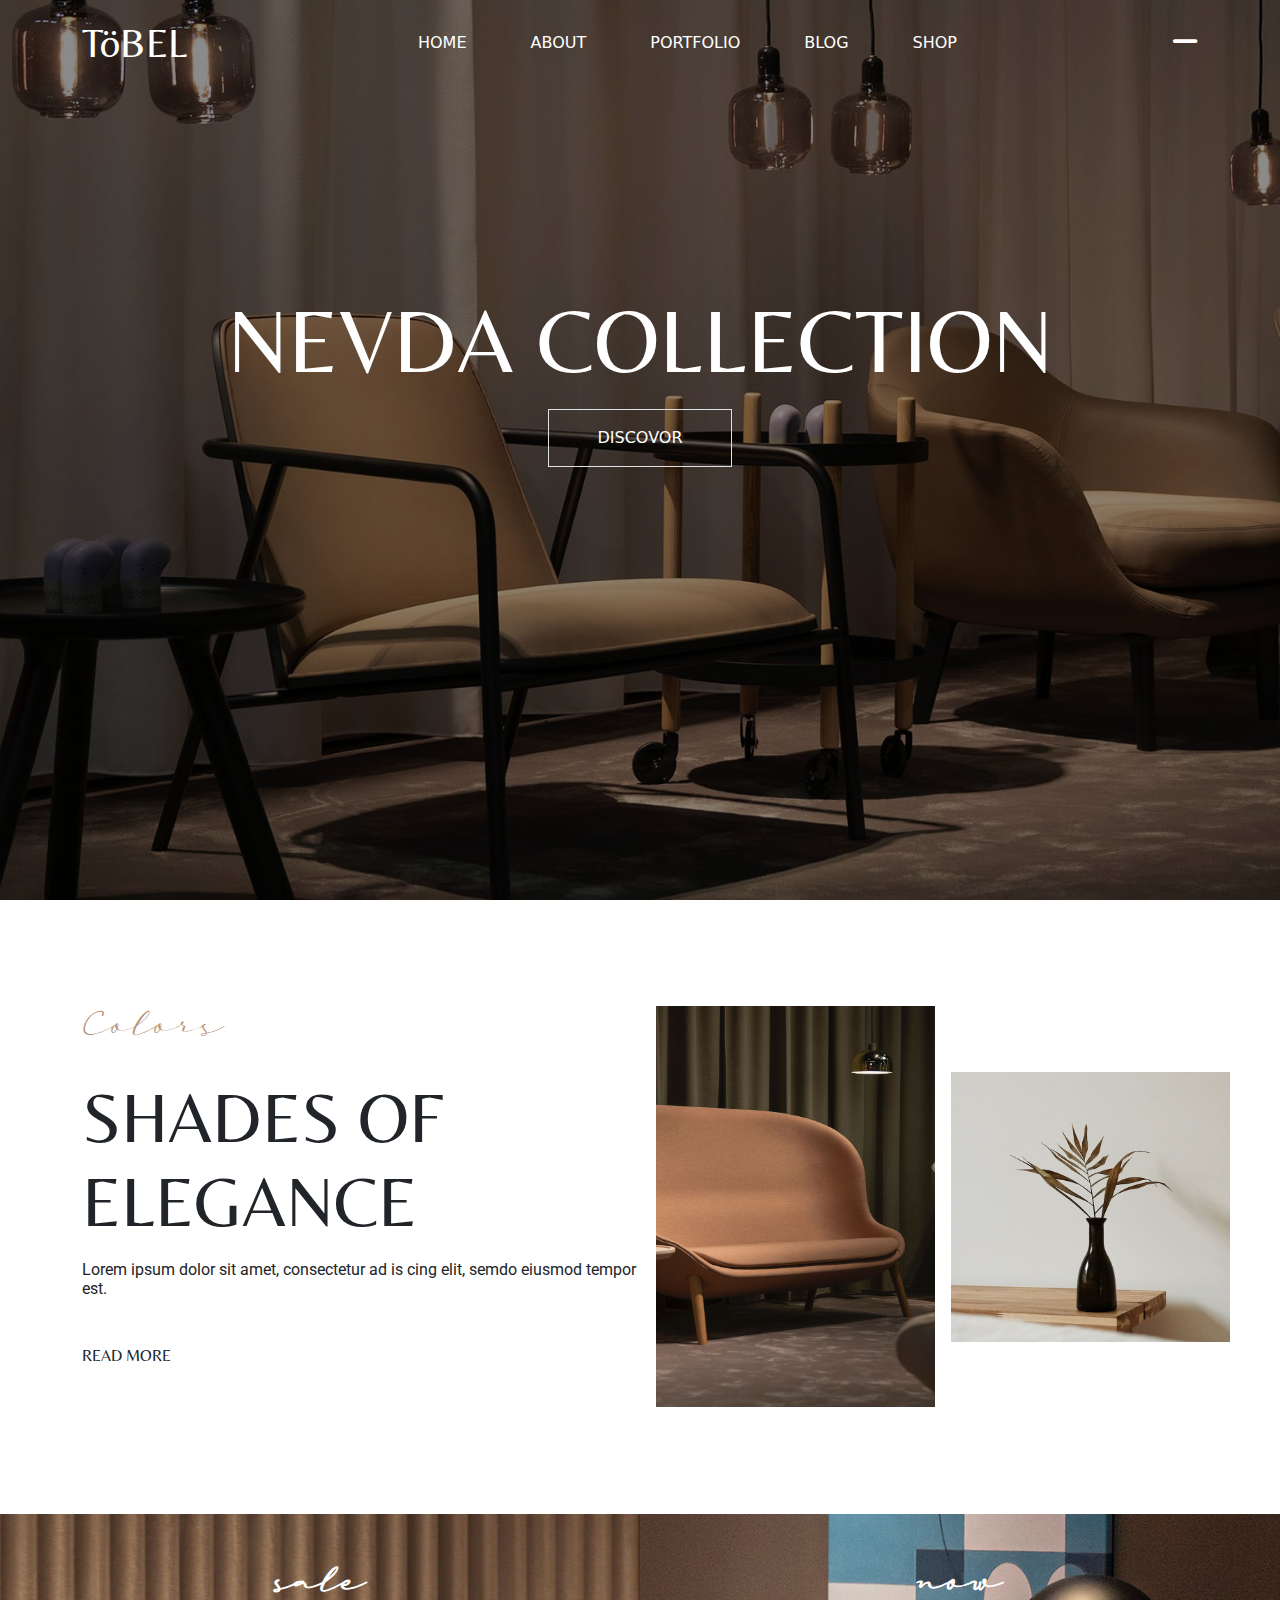
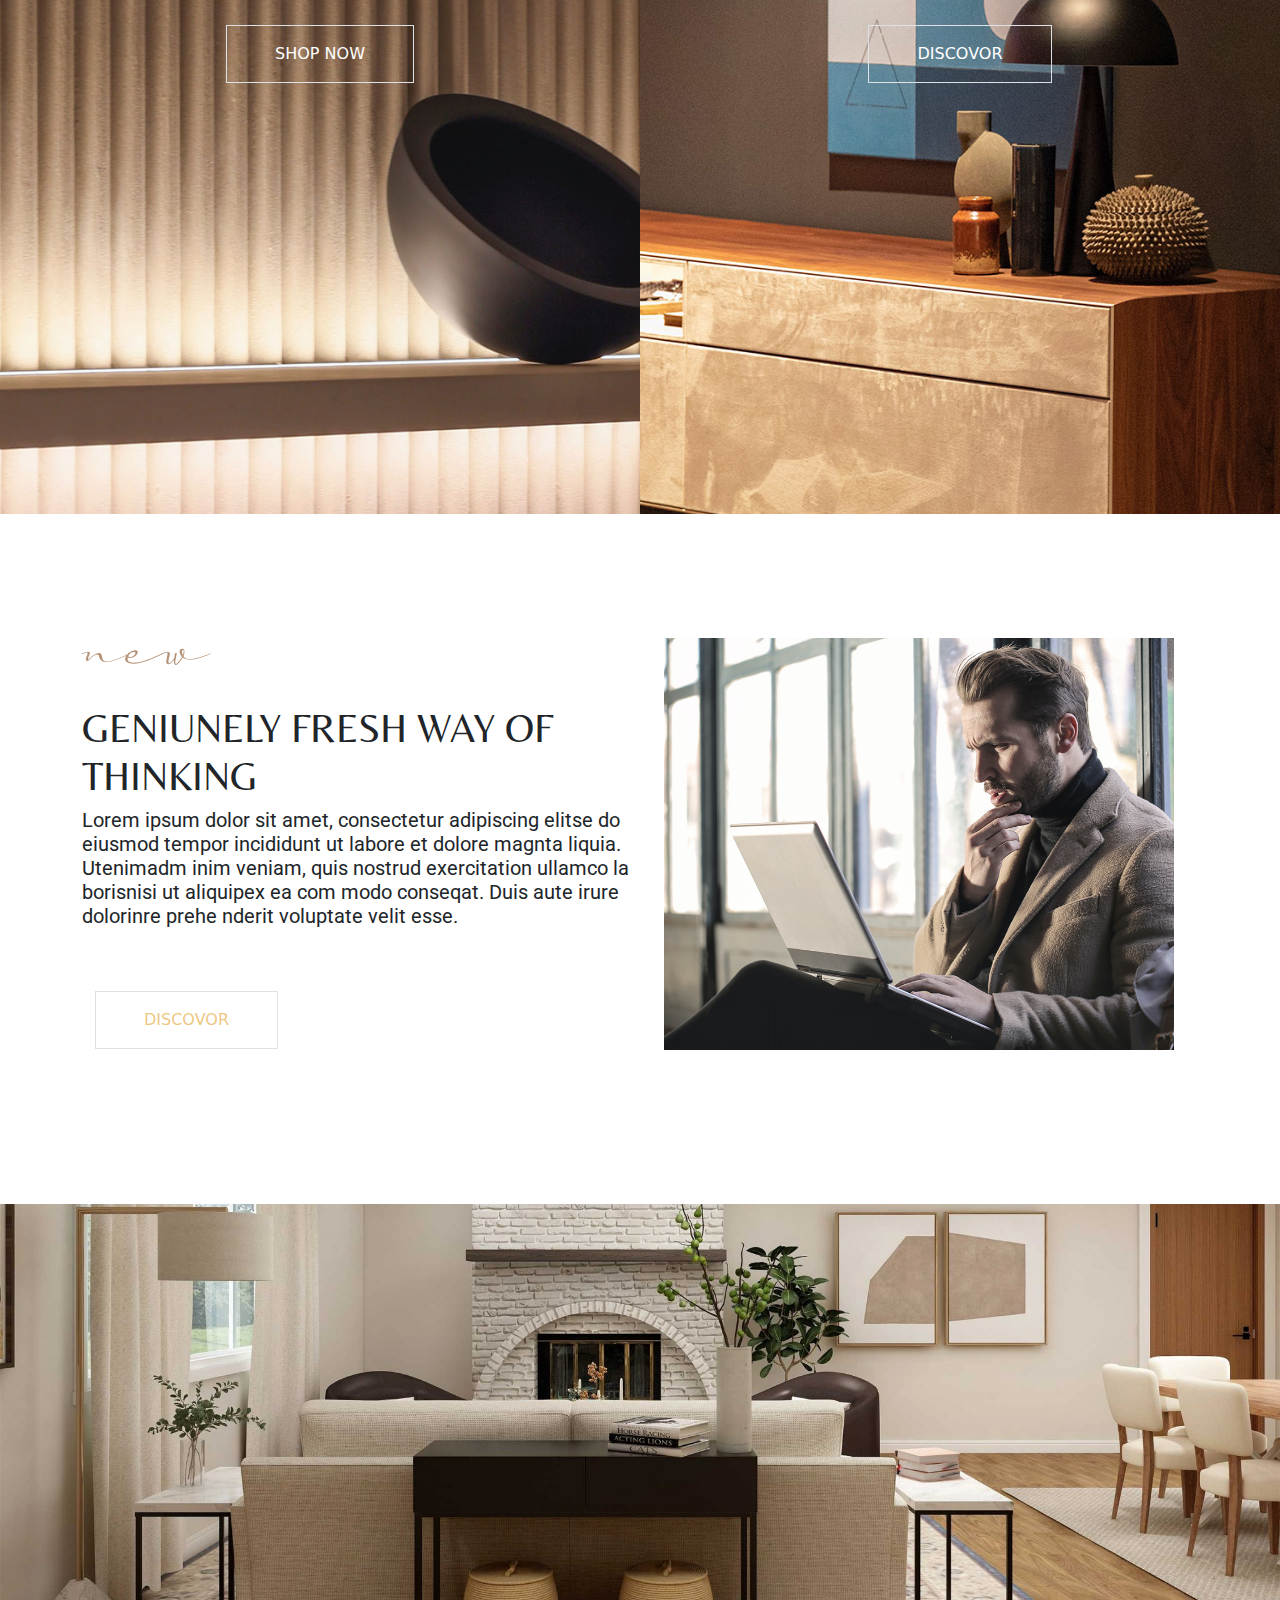
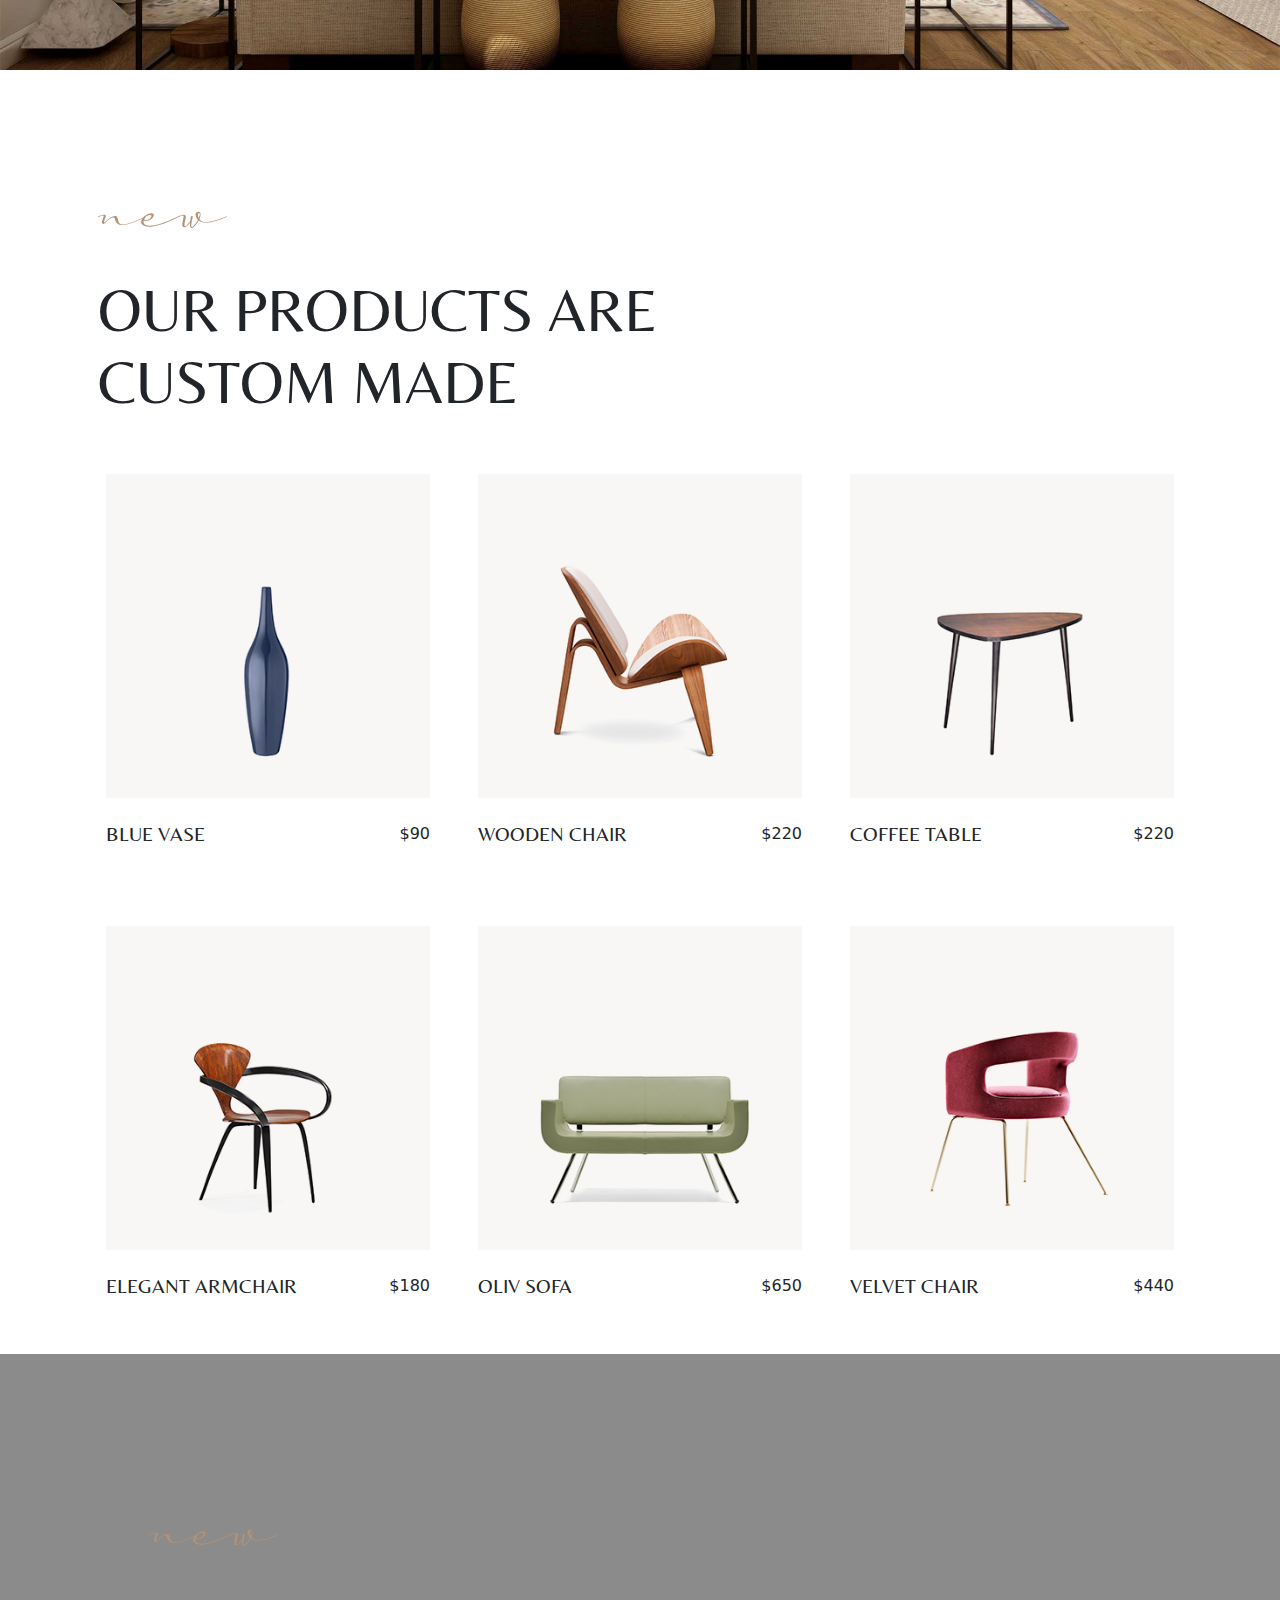
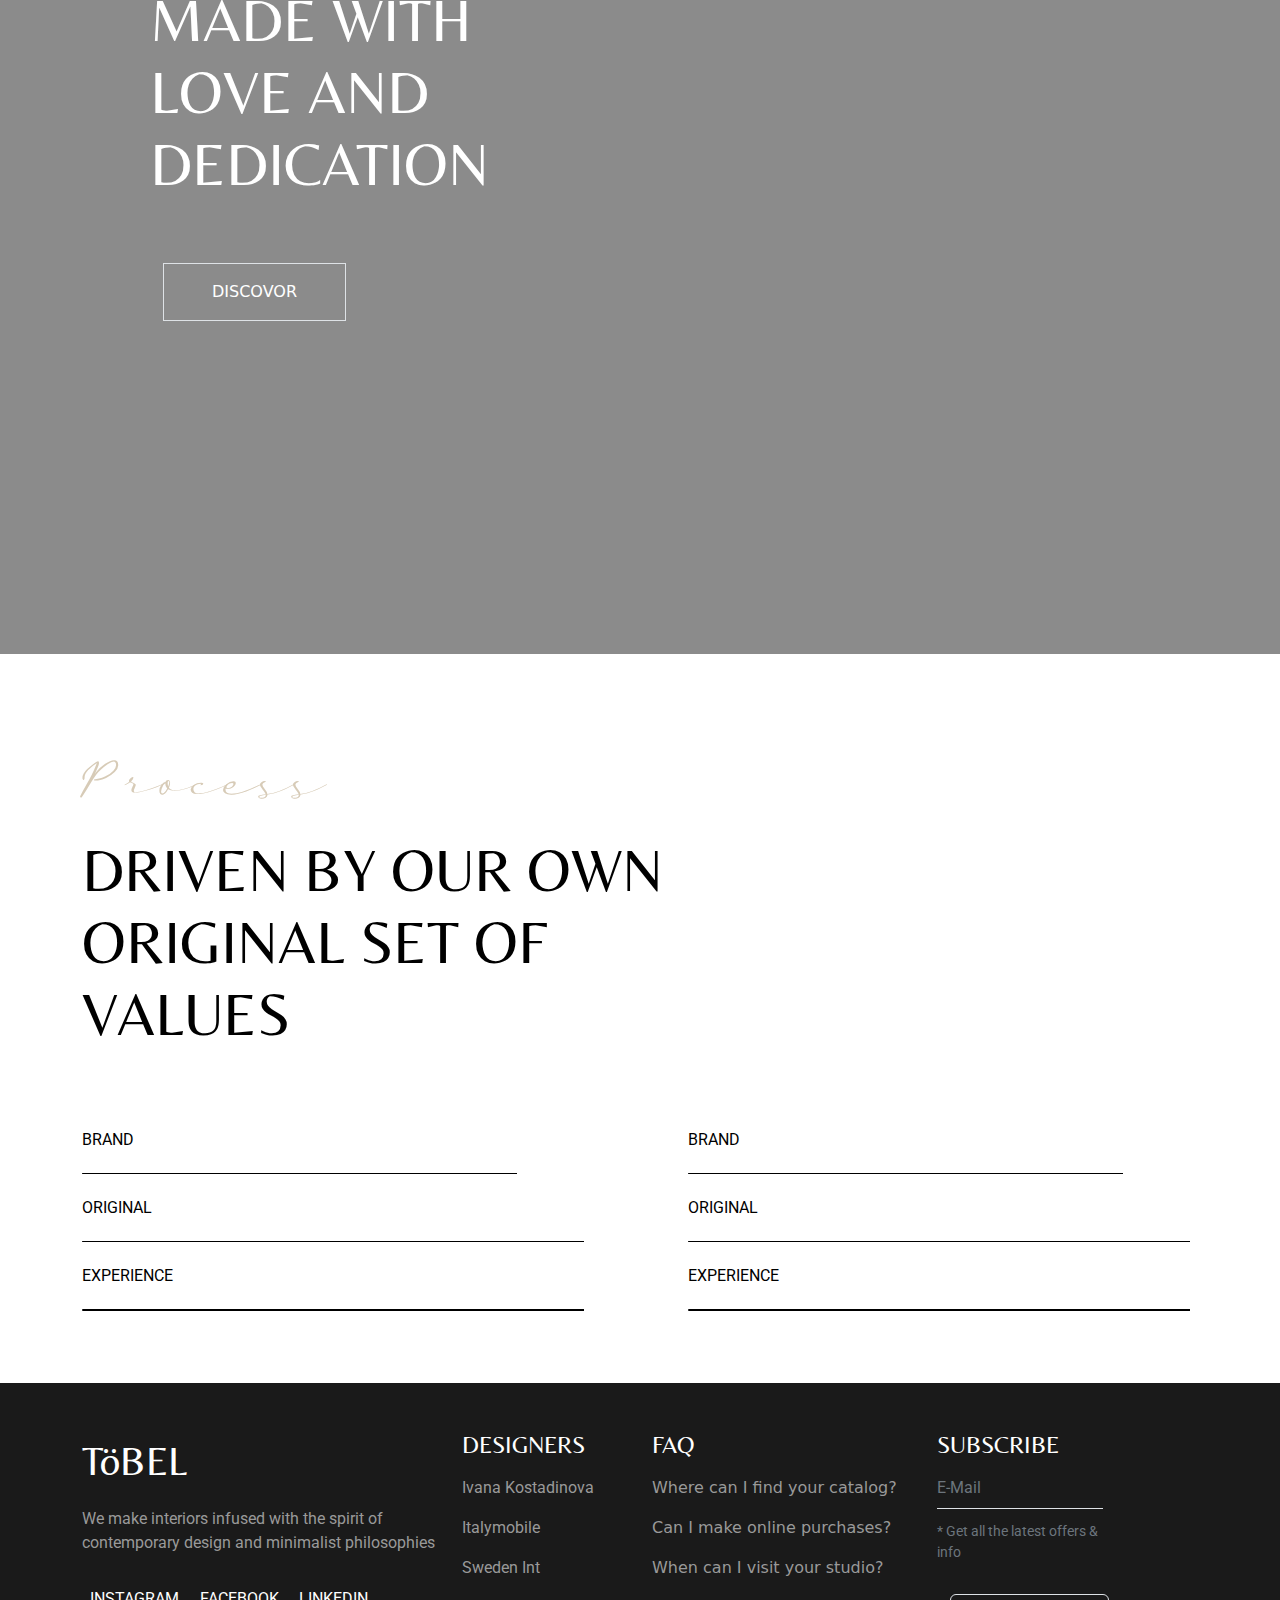
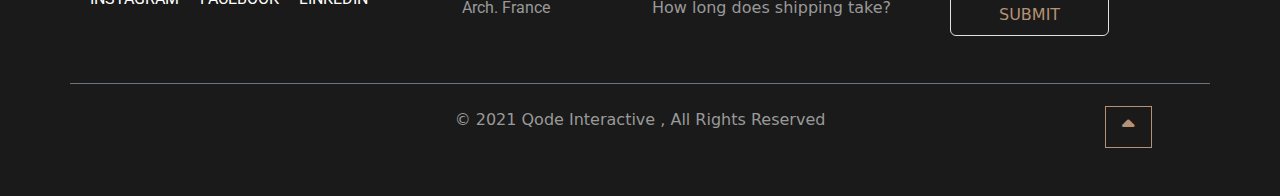
<file: index.html>
<!DOCTYPE html>
<html lang="en">

<head>
  <meta charset="UTF-8">
  <meta http-equiv="X-UA-Compatible" content="IE=edge">
  <meta name="viewport" content="width=device-width, initial-scale=1.0">
  <title>Furniture Showroom</title>
  <link rel="stylesheet" href="css/fonts.css">
  <link rel="stylesheet" href="css/all.min.css">
  <link rel="stylesheet" href="css/bootstrap.min.css">
  <link rel="stylesheet" href="css/style.css">
</head>

<body>
  <!-- <div class="owl-carousel owl-theme"> -->
  <!-- <div class="item"> -->
    
  <div class="banner-bg">
    <div class="overlay">
      <header class="navbar navbar-expand-lg ">
        <div class="container">
          <a href="#" class="navbar-brand belleza font-40 text-white">
            TöBEL
          </a>
          <div class="collapse navbar-collapse">
            <ul class="navbar-nav mx-auto mb-2 mb-lg-0  ">
              <li class="nav-item px-4"><a href="index.html" class="nav-link text-white">Home</a></li>
              <li class="nav-item px-4"><a href="about.html" class="nav-link text-white">about</a></li>
              <li class="nav-item px-4"><a href="portfolio.html" class="nav-link text-white">Portfolio</a></li>
              <li class="nav-item px-4"><a href="blog.html" class="nav-link text-white">Blog</a></li>
              <li class="nav-item px-4"><a href="shop.html" class="nav-link text-white">shop</a></li>
            </ul>
            <span class="navbar-text text-white  ">
              <i class="fa-solid fa-minus"></i>
            </span>
          </div>
        </div>
      </header>
      <div class="bg-content text-white" style="padding-top: 200px;">
        <h1 class="font-90 text-center belleza">NEVDA COLLECTION</h1>
        <div class="btn d-block">
          <button class="btn border rounded-0 text-white px-5 py-3 align-items-center">DISCOVOR</button>
        </div>
      </div>
    </div>
  </div>
  </div>
  <section class="color-2 padding-100">
    <div class="container">
      <div class="d-flex">
        <div class="col-6 belleza">
          <span class="font-40 auto-sinature border-color">Colors</span>
          <h2 class=" font-70 my-3">SHADES OF ELEGANCE</h2>
          <p class="h6 p-font">Lorem ipsum dolor sit amet, consectetur ad is cing elit, semdo eiusmod tempor
            est.</p>
          <h6 class="my-5">READ MORE</h6>
        </div>
        <div class="d-flex align-items-center">
          <div class="col-6 mx-3">
            <div class="hover-box">
            <img src="img/home-2-image-1.jpg" alt="">
          </div>
        </div>
          <div class="col-6 align-items-center">
            <img src="img/home-2-image-2.jpg" alt="">
          </div>
        </div>
      </div>
    </div>

  </section>
  <section class="text-white padding-100">
    <div class=" d-flex ">
      <div class="sale py-5  col-6 align-items-center justify-content-center">
        <h1 class="text-center auto-sinature fw-bold">sale</h1>
        <div class="btn  d-block">
          <button class="btn border rounded-0  text-white px-5 py-3 align-items-center">SHOP NOW</button>
        </div>
      </div>
      <div class="now py-5 col-6">
        <h1 class="text-center auto-sinature fw-bold">now</h1>
        <div class="btn  d-block">
          <button class="btn border rounded-0 text-white px-5 py-3 align-items-center ">DISCOVOR</button>
        </div>
      </div>
    </div>
  </section>
  <section class="padding-100">
    <div class="about ">
      <div class="container">
        <div class="d-flex">
          <div class="col-6">
            <div class="heading">
              <span class="auto-sinature font-60 border-color">new</span>
              <h2 class=" font-40 belleza">GENIUNELY FRESH WAY OF THINKING</h2>
              <p class="belleza h5 p-font">Lorem ipsum dolor sit amet, consectetur adipiscing elitse do
                eiusmod
                tempor incididunt ut labore
                et dolore magnta liquia. Utenimadm inim veniam, quis nostrud exercitation ullamco la
                borisnisi
                ut aliquipex ea com modo conseqat. Duis aute irure dolorinre prehe nderit voluptate
                velit esse.
              </p>
              <div class="btn">
                <button style="color: #ebbf72e6;"
                  class="btn border rounded-0  px-5 py-3 align-items-center my-5">DISCOVOR</button>
              </div>
            </div>
          </div>
          <div class="col-6 p-4">
            <img src="img/home-2-img-5.jpg" alt="">
          </div>
        </div>
      </div>
    </div>
  </section>
  <section class="padding-100">
    <img src="img/video-bg.jpg" alt="">
  </section>
  <section class="padding-100">
    <div class="product  ">
      <div class="container">
        <div class="heading p-3 col-7">
          <span class="auto-sinature h1 font-60 border-color">new</span>
          <h2 class=" font-60 my-3 belleza">OUR PRODUCTS ARE CUSTOM MADE</h2>
        </div>
        <div class="d-flex ">
          <div class="col-4 p-4">
            <div class="white-box">
            
                <img src="img/Product-list-1.jpg" alt="">
           
            </div>
            <div class="price-items d-flex py-4">
              <h5 class="belleza">BLUE VASE</h5>
              <span class="ms-auto">$90</span>
            </div>
          </div>
          <div class="col-4 p-4">
            <div class="white-box">
              <img src="img/Product-list-2.jpg" alt="">
            </div>
            <div class="price-items d-flex py-4">
              <h5 class="belleza">WOODEN CHAIR</h5>
              <span class="ms-auto">$220</span>
            </div>
          </div>
          <div class="col-4 p-4">
            <div class="white-box">
              <img src="img/Product-list-3.jpg" alt="">
            </div>
            <div class="price-items d-flex py-4">
              <h5 class="belleza">COFFEE TABLE</h5>
              <span class="ms-auto">$220</span>
            </div>
          </div>
        </div>
        <div class="d-flex">
          <div class="col-4 p-4">
            <div class="white-box">
              <img src="img/Product-list-4.jpg" alt="">
            </div>
            <div class="price-items d-flex py-4">
              <h5 class="belleza">ELEGANT ARMCHAIR</h5>
              <span class="ms-auto">$180</span>
            </div>
          </div>
          <div class="col-4 p-4">
            <div class="white-box">
              <img src="img/Product-list-5.jpg" alt="">
            </div>
            <div class="price-items d-flex py-4">
              <h5 class="belleza">OLIV SOFA</h5>
              <span class="ms-auto">$650</span>
            </div>
          </div>
          <div class="col-4 p-4">
            <div class="white-box">
              <img src="img/Product-list-6.jpg" alt="">
            </div>
            <div class="price-items d-flex py-4">
              <h5 class="belleza">VELVET CHAIR</h5>
              <span class="ms-auto">$440</span>
            </div>
          </div>
        </div>
      </div>
    </div>
  </section>
  <section>
    <div class="made-with-love">
      <div class="overlay">
        <div class="heading text-white col-7">
          <span class="auto-sinature h1 font-60 border-color ">new</span>
          <h2 class=" font-60 my-2 belleza">MADE WITH LOVE AND DEDICATION</h2>
          <div class="btn">
            <button style="color: #ffff;"
              class="btn border rounded-0  px-5 py-3 align-items-center my-5">DISCOVOR</button>
          </div>
        </div>
      </div>
    </div>
  </section>
  <section class="padding-100">
    <div class="container">
      <div class="original-set">
        <div class="heading text-black col-7">
          <span class="auto-sinature singnature-color h1 font-60 ">Process</span>
          <h2 class=" font-60 my-2 belleza">DRIVEN BY OUR OWN ORIGINAL SET OF VALUES</h2>
        </div>
        <div class="d-flex">
          <div class="col-6 my-5">
            <h6 class="text-black p-font my-4">BRAND</h6>
            <div class="progress my-4" style="height: 1px;">
              <div class=" progress-bar" role="progressbar" aria-label="Example 1px high" style="width: 78%;"
                aria-valuenow="25" aria-valuemin="0" aria-valuemax="100"></div>
            </div>
            <h6 class="text-black p-font my-4">ORIGINAL</h6>
            <div class="progress my-4" style="height: 1px;">
              <div class=" progress-bar" role="progressbar" aria-label="Example 1px high" style="width: 90%;"
                aria-valuenow="25" aria-valuemin="0" aria-valuemax="100"></div>
            </div>
            <h6 class="text-black p-font my-4">EXPERIENCE</h6>
            <div class="progress my-4 " style="height: 2px;">
              <div class=" progress-bar" role="progressbar" aria-label="Example 1px high" style="width: 90%;"
                aria-valuenow="25" aria-valuemin="0" aria-valuemax="100"></div>
            </div>
          </div>
          <div class="col-6 my-5 mx-5">
            <h6 class="text-black p-font my-4">BRAND</h6>
            <div class="progress my-4" style="height: 1px;">
              <div class=" progress-bar" role="progressbar" aria-label="Example 1px high" style="width: 78%;"
                aria-valuenow="25" aria-valuemin="0" aria-valuemax="100"></div>
            </div>
            <h6 class="text-black p-font my-4">ORIGINAL</h6>
            <div class="progress my-4" style="height: 1px;">
              <div class=" progress-bar" role="progressbar" aria-label="Example 1px high" style="width: 90%;"
                aria-valuenow="25" aria-valuemin="0" aria-valuemax="100"></div>
            </div>
            <h6 class="text-black p-font my-4">EXPERIENCE</h6>
            <div class="progress my-4 " style="height: 2px;">
              <div class=" progress-bar" role="progressbar" aria-label="Example 1px high" style="width: 90%;"
                aria-valuenow="25" aria-valuemin="0" aria-valuemax="100"></div>
            </div>

          </div>
        </div>
      </div>
    </div>
  </section>
  <footer class=" footer-color py-5">
    <div class="container">
      <div class="row border-0 border-bottom border-secondary  pb-4">
        <div class="col-xs-12 col-md-4">
          <a href="#" class="navbar-brand belleza font-40 text-white">
            TöBEL
          </a>
          <p class="text-gray py-3 p-font">We make interiors infused with the spirit of contemporary design and
            minimalist philosophies</p>
          <div class="social">
            <a href="#" class="px-2 text-white p-font"> INSTAGRAM</a>
            <a href="#" class="px-2 text-white p-font"> FACEBOOK <a>
                <a href="#" class="px-2 text-white p-font">LINKEDIN </a>
          </div>
        </div>
        <div class="col-xs-12 col-md-2">
          <h3 class="text-white h4 belleza">DESIGNERS</h3>
          <ul class="list-group list-group-flush">
            <li class="px-0 list-group-item bg-transparent border-0">
              <a href="#" class="text-decoration-none text-gray p-font">
                Ivana Kostadinova
              </a>
            </li>
            <li class="px-0 list-group-item bg-transparent border-0">
              <a href="#" class="text-decoration-none text-gray p-font">
                Italymobile
              </a>
            </li>
            <li class="px-0 list-group-item bg-transparent border-0">
              <a href="#" class="text-decoration-none text-gray p-font">
                Sweden Int
              </a>
            </li>
            <li class="px-0 list-group-item bg-transparent border-0">
              <a href="#" class="text-decoration-none text-gray p-font">
                Arch. France
              </a>
            </li>
          </ul>
        </div>
        <div class="col-xs-12 col-md-3">
          <h3 class="text-white belleza  h4">FAQ</h3>
          <ul class="list-group list-group-flush">
            <li class="px-0 list-group-item bg-transparent border-0">
              <a href="#" class="text-decoration-none text-gray">
                Where can I find your catalog?
              </a>
            </li>
            <li class="px-0 list-group-item bg-transparent border-0">
              <a href="#" class="text-decoration-none text-gray">
                Can I make online purchases?
              </a>
            </li>
            <li class="px-0 list-group-item bg-transparent border-0">
              <a href="#" class="text-decoration-none text-gray">
                When can I visit your studio?
              </a>
            </li>
            <li class="px-0 list-group-item bg-transparent border-0">
              <a href="#" class="text-decoration-none text-gray">
                How long does shipping take?
              </a>
            </li>
          </ul>
        </div>
        <div class="col-xs-12 col-md-2">
          <h3 class="text-white belleza h4">SUBSCRIBE</h3>
          <form action="">
            <input type="email" class="form-control border-0 border-bottom p-font px-0 py-2  rounded-0 "
              id="exampleInputEmail1" aria-describedby="emailHelp" placeholder="E-Mail">
            <div id="emailHelp" class="form-text py-2 p-font">* Get all the latest offers & info</div>
            <div class="btn">
              <button class="bg-transparent btn my-3 py-2 px-5 border border-color"> SUBMIT</button>
            </div>
          </form>
        </div>
        <div class="col-xs-12 col-md-2">
        </div>
      </div>
      <div class="hstack align-items-center text-white justify-content-center">
        <p class="pt-4 text-gray">© 2021 Qode Interactive , All Rights Reserved</p>
      </div>
    </div>
    <div class="back-to-top ">
      <a href="" class="px-3 py-2">
        <i class="fa-solid fa-caret-up"></i>
      </a>
    </div>
  </footer>
  <!-- back to top -->


  <script src="js/bootstrap.min.js"></script>
  <script src="js/jquery-3.6.4.js"></script>

</body>

</html>
</file>
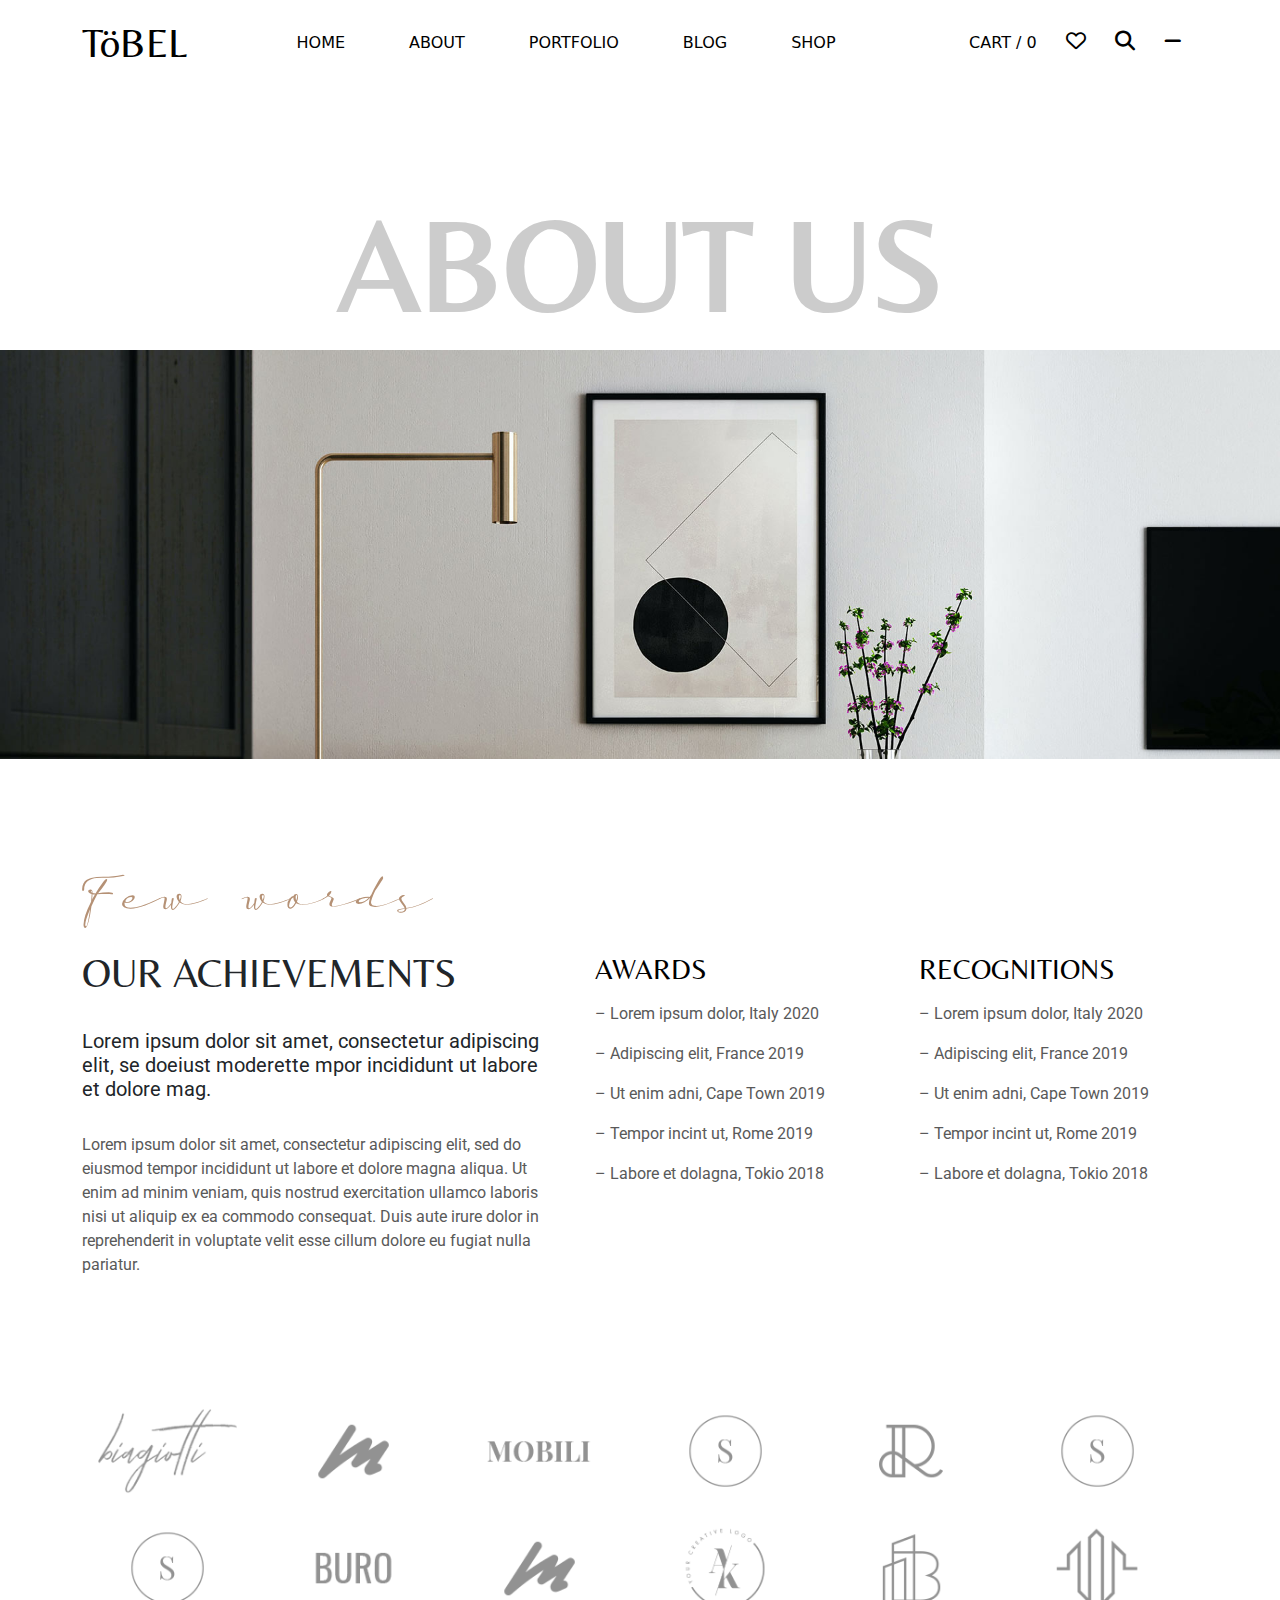
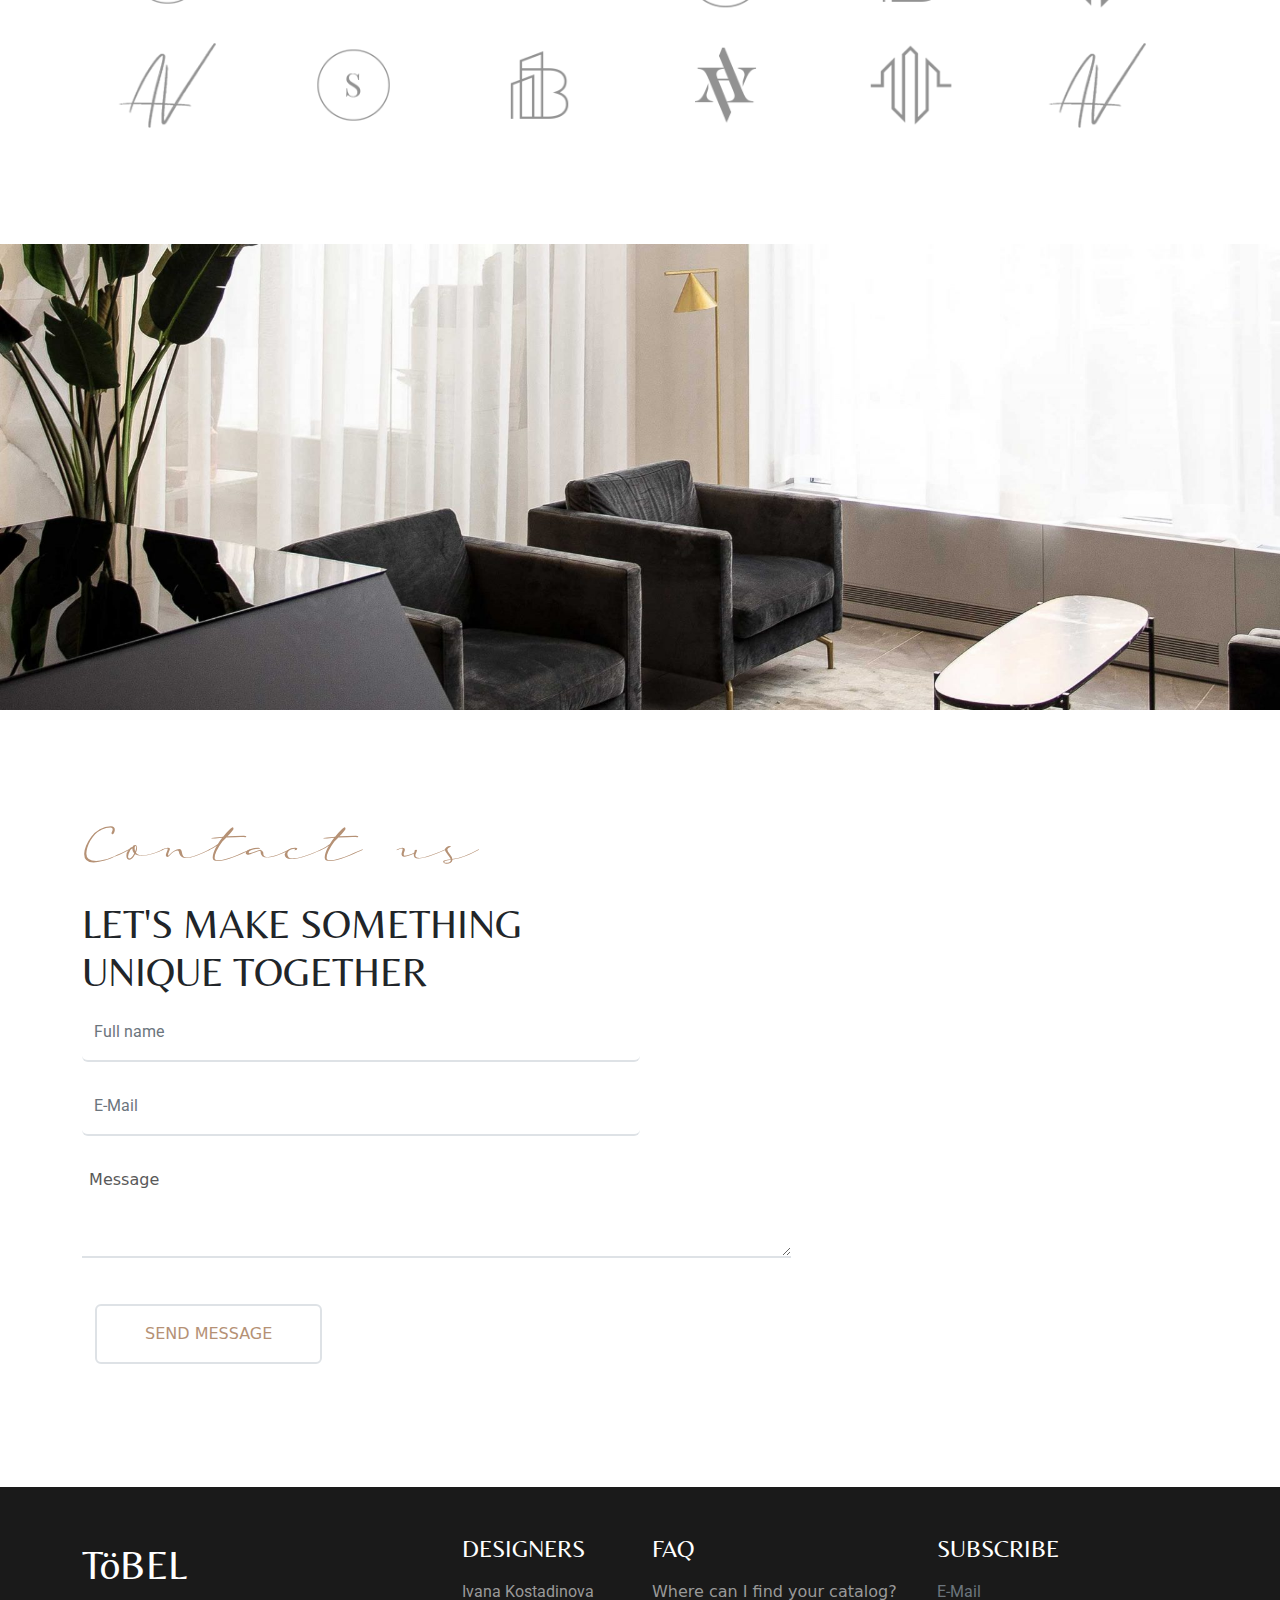
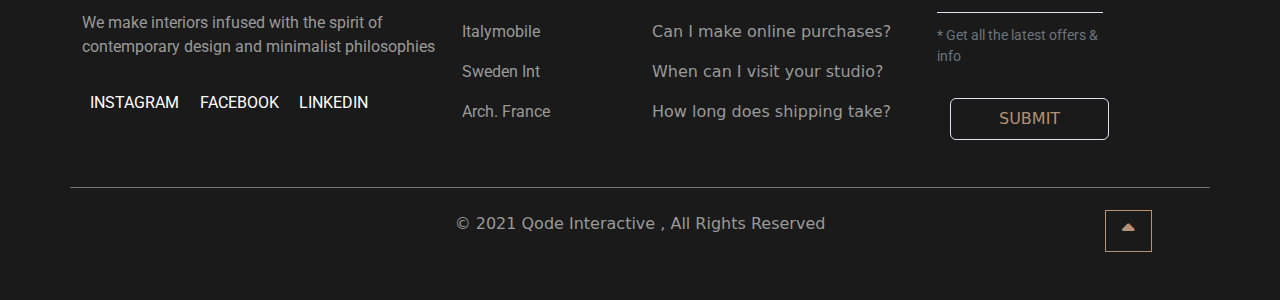
<file: about.html>
<!DOCTYPE html>
<html lang="en">

<head>
    <meta charset="UTF-8">
    <meta http-equiv="X-UA-Compatible" content="IE=edge">
    <meta name="viewport" content="width=device-width, initial-scale=1.0">
    <title>about</title>
    <link rel="stylesheet" href="css/fonts.css">
    <link rel="stylesheet" href="css/all.min.css">
    <link rel="stylesheet" href="css/bootstrap.min.css">
    <link rel="stylesheet" href="css/style.css">
</head>

<body>
    <header class="navbar navbar-expand-lg ">
        <div class="container">
            <a href="#" class="navbar-brand belleza font-40 text-black">
                TöBEL
            </a>
            <div class="collapse navbar-collapse">
                <ul class="navbar-nav mx-auto mb-2 mb-lg-0  ">
                    <li class="nav-item px-4"><a href="index.html" class="nav-link text-black">Home</a></li>
                    <li class="nav-item px-4"><a href="about.html" class="nav-link text-black">about</a></li>
                    <li class="nav-item px-4"><a href="portfolio.html" class="nav-link text-black">Portfolio</a></li>
                    <li class="nav-item px-4"><a href="blog.html" class="nav-link text-black">Blog</a></li>
                    <li class="nav-item px-4"><a href="shop.html" class="nav-link text-black">shop</a></li>
                </ul>
                <span class="icons navbar-text mx-3 text-gray ">
                    <span class="text-black mx-4">CART / 0</span>
                    <i class="fa-regular fa-heart text-black font-20"></i>
                    <i class="fa-solid fa-magnifying-glass mx-4 text-black font-20"></i>
                    <i class="fa-solid fa-minus text-black font-20 "></i>
                </span>
            </div>
        </div>
    </header>
    <section>
        <div class="about padding-100">
            <h1 class=" belleza fw-bold  text-center">ABOUT US</h1>
            <img src="img/About-title-img.jpg" alt="">
        </div>
    </section>
    <section class="padding-100">
        <div class="ACHIEVEMENTS">
            <div class="container">
                <div class="d-flex">
                    <div class="col-5">
                        <span class="auto-sinature border-color font-60">Few words</span>
                        <h2 class=" font-40 belleza">OUR ACHIEVEMENTS</h2>
                        <p class=" h5 p-font py-4">Lorem ipsum dolor sit amet, consectetur adipiscing elit, se doeiust
                            moderette mpor incididunt ut labore et dolore mag.
                        </p>
                        <p class="p-font text-dark-gray">Lorem ipsum dolor sit amet, consectetur adipiscing elit, sed do
                            eiusmod tempor incididunt ut
                            labore et dolore magna aliqua. Ut enim ad minim veniam, quis nostrud exercitation ullamco
                            laboris nisi ut aliquip ex ea commodo consequat. Duis aute irure dolor in reprehenderit in
                            voluptate velit esse cillum dolore eu fugiat nulla pariatur.</p>
                    </div>
                    <div class="col-4 awards p-font px-5 text-dark-gray ">
                        <h3 class="belleza py-2 text-black">AWARDS</h3>
                        <p>– Lorem ipsum dolor, Italy 2020</p>
                        <p>– Adipiscing elit, France 2019</p>
                        <p>– Ut enim adni, Cape Town 2019</p>
                        <p>– Tempor incint ut, Rome 2019</p>
                        <p>– Labore et dolagna, Tokio 2018</p>
                    </div>
                    <div class="col-4 Recognitions p-font  text-dark-gray">
                        <h3 class="belleza py-2 text-black">RECOGNITIONS</h3>
                        <p>– Lorem ipsum dolor, Italy 2020</p>
                        <p>– Adipiscing elit, France 2019</p>
                        <p>– Ut enim adni, Cape Town 2019</p>
                        <p>– Tempor incint ut, Rome 2019</p>
                        <p>– Labore et dolagna, Tokio 2018</p>
                    </div>
                </div>
            </div>
        </div>
    </section>
    <section class="padding-100">
        <div class="client">
            <div class="container">
                <div class="d-flex ">
                    <div class="col-2 px-3 py-3">
                        <img src="img/Clients-img-1-H.png" alt="">
                    </div>
                    <div class="col-2 px-3 py-3">
                        <img src="img/Clients-img-2-H.png" alt="">
                    </div>
                    <div class="col-2 px-3 py-3">
                        <img src="img/Clients-img-3-H.png" alt="">
                    </div>
                    <div class="col-2 px-3 py-3">
                        <img src="img/Clients-img-5-H.png" alt="">
                    </div>
                    <div class="col-2 px-3 py-3">
                        <img src="img/Clients-img-4-H.png" alt="">
                    </div>
                    <div class="col-2 px-3 py-3">
                        <img src="img/Clients-img-5-H.png" alt="">
                    </div>
                </div>
                <div class="d-flex">
                    <div class="col-2 px-3 py-3">
                        <img src="img/Clients-img-5-H.png" alt="">
                    </div>
                    <div class="col-2 px-3 py-3">
                        <img src="img/Clients-img-6-H.png" alt="">
                    </div>
                    <div class="col-2 px-3 py-3">
                        <img src="img/Clients-img-2-H.png" alt="">
                    </div>
                    <div class="col-2 px-3 py-3">
                        <img src="img/Clients-img-7-H.png" alt="">
                    </div>
                    <div class="col-2 px-3 py-3">
                        <img src="img/Clients-img-8-H.png" alt="">
                    </div>
                    <div class="col-2 px-3 py-3">
                        <img src="img/Clients-img-11-H.png" alt="">
                    </div>
                </div>
                <div class="d-flex">
                    <div class="col-2 px-3 py-3">
                        <img src="img/Clients-img-9-H.png" alt="">
                    </div>
                    <div class="col-2 px-3 py-3">
                        <img src="img/Clients-img-5-H.png" alt="">
                    </div>
                    <div class="col-2 px-3 py-3">
                        <img src="img/Clients-img-8-H.png" alt="">
                    </div>
                    <div class="col-2 px-3 py-3">
                        <img src="img/Clients-img-10-H.png" alt="">
                    </div>
                    <div class="col-2 px-3 py-3">
                        <img src="img/Clients-img-11-H.png" alt="">
                    </div>
                    <div class="col-2 px-3 py-3">
                        <img src="img/Clients-img-12-H.png" alt="">
                    </div>
                </div>
            </div>
        </div>
    </section>
    <section class="padding-100">
        <div class="about-img">
            <img src="img/About-video-img-2048x746.jpg" alt="">
        </div>
    </section>
    <section class="padding-100">
        <div class="contact-us">
            <div class="container">
                <div class="d-flex">
                    <div class="col-6">
                        <div class="heading">
                            <span class="auto-sinature border-color font-60">Contact us</span>
                            <h2 class=" font-40 belleza">LET'S MAKE SOMETHING UNIQUE TOGETHER</h2>
                        </div>
                        <form>
                            <div class="mb-3">
                                <input type="text" class="form-control border-0 border-2 border-bottom p-font py-3"
                                    id="exampleInputEmail1" aria-describedby="emailHelp" placeholder="Full name">
                            </div>
                            <div class="mb-3">
                                <input type="email" class="form-control border-0 border-2 border-bottom p-font py-3"
                                    id="exampleInputPassword1" placeholder="E-Mail">
                            </div>
                            <div class="mb-3">
                                <textarea class="border-0 border-bottom border-2 text-dark-gray py-3" name="Message"
                                    id="" cols="85" rows="3"> Message</textarea>
                            </div>
                            <div class="btn">
                            <button class="bg-transparent btn my-3 py-3 px-5 border border-2 border-color"> SEND MESSAGE</button>
                          </div>
                    </div>
                    <div class="col-6 mx-5">
                        <iframe
                            src="https://www.google.com/maps/embed?pb=!1m18!1m12!1m3!1d96772.15852706203!2d-74.2122600043174!3d40.71515561641497!2m3!1f0!2f0!3f0!3m2!1i1024!2i768!4f13.1!3m3!1m2!1s0x89c250d225bfafdd%3A0x249f013a2cd25d9!2sJersey%20City%2C%20NJ%2C%20USA!5e0!3m2!1sen!2sin!4v1678038614885!5m2!1sen!2sin"
                            width="600" height="450" style="border:0;" allowfullscreen="" loading="lazy"
                            referrerpolicy="no-referrer-when-downgrade"></iframe>
                    </div>
                </div>
            </div>
    </section>
    <section class="padding-100">
    <footer class=" footer-color py-5">
        <div class="container">
          <div class="row border-0 border-bottom border-secondary  pb-4">
            <div class="col-xs-12 col-md-4">
              <a href="#" class="navbar-brand belleza font-40 text-white">
                TöBEL
              </a>
              <p class="text-gray py-3 p-font">We make interiors infused with the spirit of contemporary design and
                minimalist philosophies</p>
              <div class="social">
                <a href="#" class="px-2 text-white p-font"> INSTAGRAM</a>
                <a href="#" class="px-2 text-white p-font"> FACEBOOK <a>
                    <a href="#" class="px-2 text-white p-font">LINKEDIN </a>
              </div>
            </div>
            <div class="col-xs-12 col-md-2">
              <h3 class="text-white h4 belleza">DESIGNERS</h3>
              <ul class="list-group list-group-flush">
                <li class="px-0 list-group-item bg-transparent border-0">
                  <a href="#" class="text-decoration-none text-gray p-font">
                    Ivana Kostadinova
                  </a>
                </li>
                <li class="px-0 list-group-item bg-transparent border-0">
                  <a href="#" class="text-decoration-none text-gray p-font">
                    Italymobile
                  </a>
                </li>
                <li class="px-0 list-group-item bg-transparent border-0">
                  <a href="#" class="text-decoration-none text-gray p-font">
                    Sweden Int
                  </a>
                </li>
                <li class="px-0 list-group-item bg-transparent border-0">
                  <a href="#" class="text-decoration-none text-gray p-font">
                    Arch. France
                  </a>
                </li>
              </ul>
            </div>
            <div class="col-xs-12 col-md-3">
              <h3 class="text-white belleza  h4">FAQ</h3>
              <ul class="list-group list-group-flush">
                <li class="px-0 list-group-item bg-transparent border-0">
                  <a href="#" class="text-decoration-none text-gray">
                    Where can I find your catalog?
                  </a>
                </li>
                <li class="px-0 list-group-item bg-transparent border-0">
                  <a href="#" class="text-decoration-none text-gray">
                    Can I make online purchases?
                  </a>
                </li>
                <li class="px-0 list-group-item bg-transparent border-0">
                  <a href="#" class="text-decoration-none text-gray">
                    When can I visit your studio?
                  </a>
                </li>
                <li class="px-0 list-group-item bg-transparent border-0">
                  <a href="#" class="text-decoration-none text-gray">
                    How long does shipping take?
                  </a>
                </li>
              </ul>
            </div>
            <div class="col-xs-12 col-md-2">
              <h3 class="text-white belleza h4">SUBSCRIBE</h3>
              <form action="">
                <input type="email" class="form-control border-0 border-bottom p-font px-0 py-2  rounded-0 "
                  id="exampleInputEmail1" aria-describedby="emailHelp" placeholder="E-Mail">
                <div id="emailHelp" class="form-text py-2 p-font">* Get all the latest offers & info</div>
                <div class="btn">
                  <button class="bg-transparent btn my-3 py-2 px-5 border border-color"> SUBMIT</button>
                </div>
              </form>
            </div>
            <div class="col-xs-12 col-md-2">
            </div>
          </div>
          <div class="hstack align-items-center text-white justify-content-center">
            <p class="pt-4 text-gray">© 2021 Qode Interactive , All Rights Reserved</p>
          </div>
        </div>
        <div class="back-to-top ">
          <a href="" class="px-3 py-2">
            <i class="fa-solid fa-caret-up"></i>
          </a>
        </div>
      </footer>
    </section>
      <script src="js/bootstrap.min.js"></script>
</body>

</html>
</file>
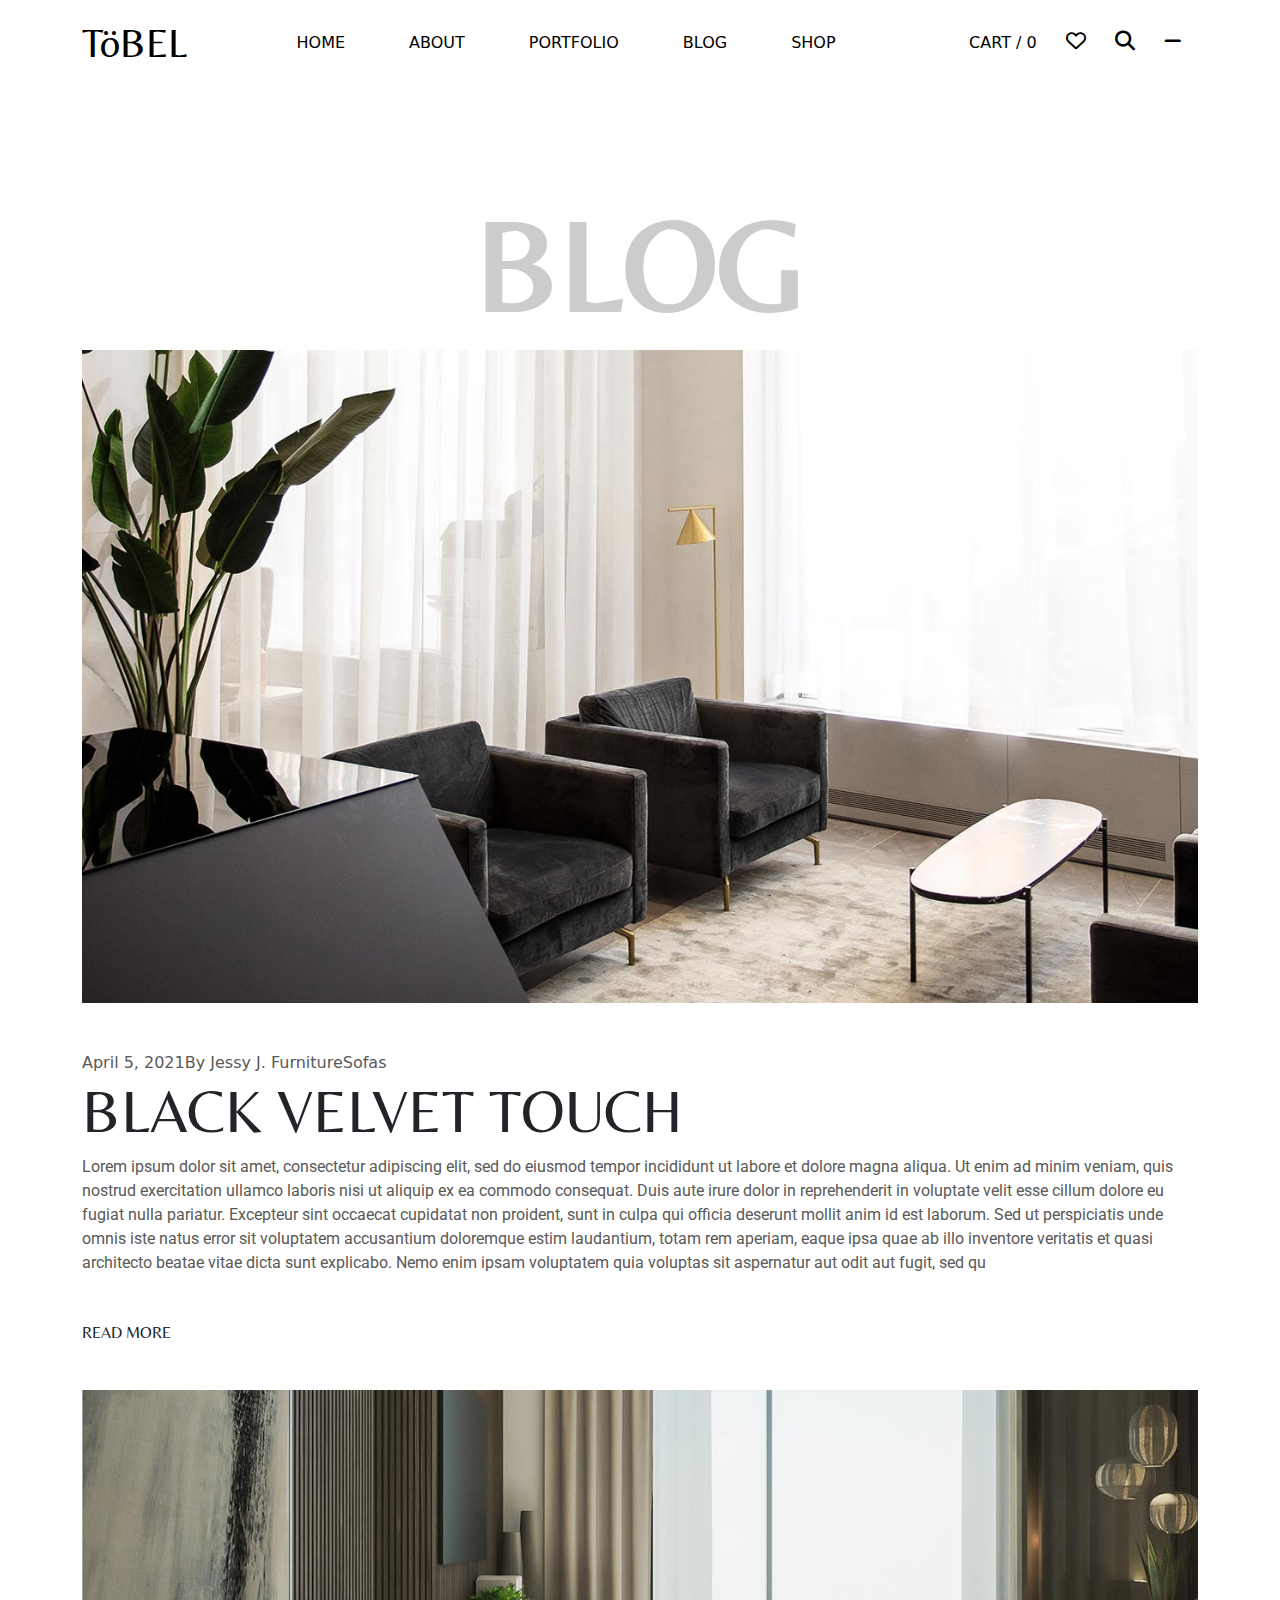
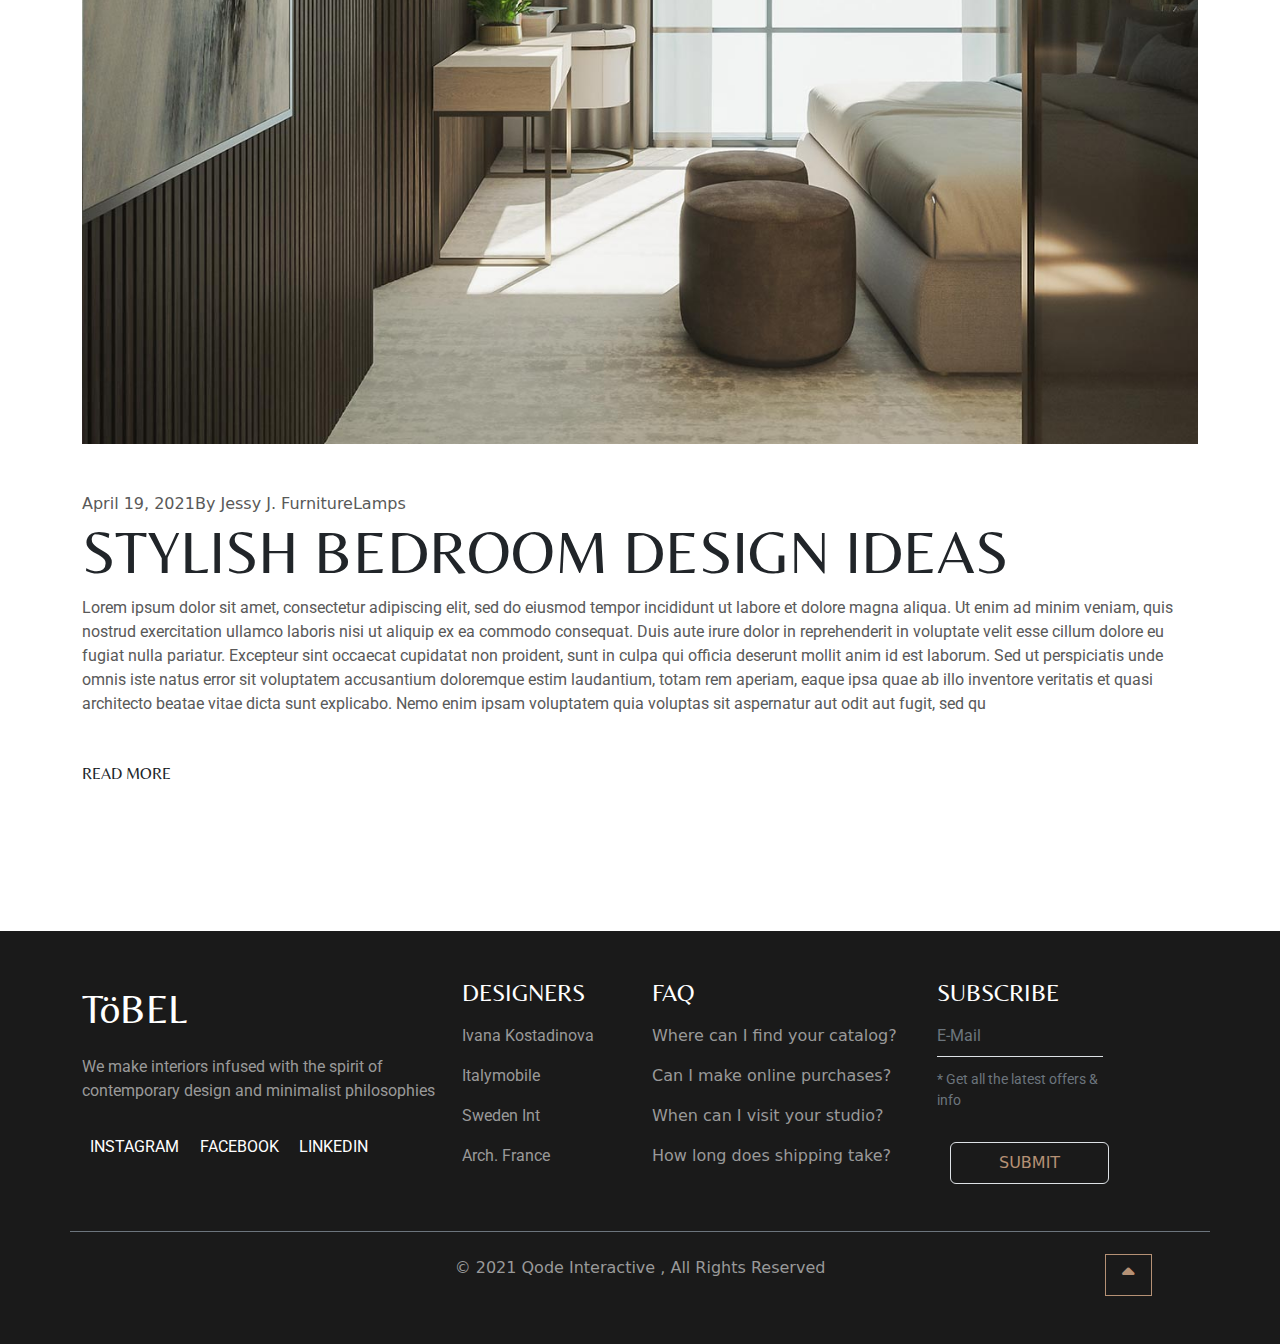
<file: blog.html>
<!DOCTYPE html>
<html lang="en">

<head>
    <meta charset="UTF-8">
    <meta http-equiv="X-UA-Compatible" content="IE=edge">
    <meta name="viewport" content="width=device-width, initial-scale=1.0">
    <title>blog</title>
    <link rel="stylesheet" href="css/fonts.css">
    <link rel="stylesheet" href="css/all.min.css">
    <link rel="stylesheet" href="css/bootstrap.min.css">
    <link rel="stylesheet" href="css/style.css">
</head>

<body>
    <header class="navbar navbar-expand-lg ">
        <div class="container">
            <a href="#" class="navbar-brand belleza font-40 text-black">
                TöBEL
            </a>
            <div class="collapse navbar-collapse">
                <ul class="navbar-nav mx-auto mb-2 mb-lg-0  ">
                    <li class="nav-item px-4"><a href="index.html" class="nav-link text-black">Home</a></li>
                    <li class="nav-item px-4"><a href="about.html" class="nav-link text-black">about</a></li>
                    <li class="nav-item px-4"><a href="portfolio.html" class="nav-link text-black">Portfolio</a></li>
                    <li class="nav-item px-4"><a href="blog.html" class="nav-link text-black">Blog</a></li>
                    <li class="nav-item px-4"><a href="shop.html" class="nav-link text-black">shop</a></li>
                </ul>
                <span class="icons navbar-text mx-3 text-gray ">
                    <span class="text-black mx-4">CART / 0</span>
                    <i class="fa-regular fa-heart text-black font-20"></i>
                    <i class="fa-solid fa-magnifying-glass mx-4 text-black font-20"></i>
                    <i class="fa-solid fa-minus text-black font-20 "></i>
                </span>
            </div>
        </div>
    </header>
    <section>
        <div class="about padding-100">
            <h1 class=" belleza fw-bold  text-center">BLOG</h1>
            <div class="container">
                <img src="img/Blog-img-1.jpg" alt="">
                <div class="content-box my-5">
                    <span class=""><a href="#" class="text-decoration-none text-dark-gray">April 5, 2021By Jessy J.
                            FurnitureSofas</a></span>
                    <h6 class="font-60 belleza">BLACK VELVET TOUCH</h6>
                    <p class="p-font text-dark-gray">Lorem ipsum dolor sit amet, consectetur adipiscing elit, sed do
                        eiusmod tempor incididunt ut
                        labore et dolore magna aliqua. Ut enim ad minim veniam, quis nostrud exercitation ullamco
                        laboris nisi ut aliquip ex ea commodo consequat. Duis aute irure dolor in reprehenderit in
                        voluptate velit esse cillum dolore eu fugiat nulla pariatur. Excepteur sint occaecat cupidatat
                        non proident, sunt in culpa qui officia deserunt mollit anim id est laborum. Sed ut perspiciatis
                        unde omnis iste natus error sit voluptatem accusantium doloremque estim laudantium, totam rem
                        aperiam, eaque ipsa quae ab illo inventore veritatis et quasi architecto beatae vitae dicta sunt
                        explicabo. Nemo enim ipsam voluptatem quia voluptas sit aspernatur aut odit aut fugit, sed qu
                    </p>
                    <h6 class="my-5 belleza">READ MORE</h6>
                </div>
            </div>
        </div>
    </section>
    <section class="">
        <div class="container ">
            <img class="" src="img/Blog-img-3.jpg" alt="">
            <div class="content-box my-5">
                <span class=""><a href="#" class="text-decoration-none text-dark-gray">April 19, 2021By Jessy J.  FurnitureLamps</a></span>
                <h6 class="font-60 belleza">STYLISH BEDROOM DESIGN IDEAS</h6>
                <p class="p-font text-dark-gray">Lorem ipsum dolor sit amet, consectetur adipiscing elit, sed do eiusmod
                    tempor incididunt ut
                    labore et dolore magna aliqua. Ut enim ad minim veniam, quis nostrud exercitation ullamco
                    laboris nisi ut aliquip ex ea commodo consequat. Duis aute irure dolor in reprehenderit in
                    voluptate velit esse cillum dolore eu fugiat nulla pariatur. Excepteur sint occaecat cupidatat
                    non proident, sunt in culpa qui officia deserunt mollit anim id est laborum. Sed ut perspiciatis
                    unde omnis iste natus error sit voluptatem accusantium doloremque estim laudantium, totam rem
                    aperiam, eaque ipsa quae ab illo inventore veritatis et quasi architecto beatae vitae dicta sunt
                    explicabo. Nemo enim ipsam voluptatem quia voluptas sit aspernatur aut odit aut fugit, sed qu
                </p>
                <h6 class="my-5 belleza">READ MORE</h6>
            </div>
        </div>

    </section>
    <section class="padding-100">
        <footer class=" footer-color py-5">
            <div class="container">
                <div class="row border-0 border-bottom border-secondary  pb-4">
                    <div class="col-xs-12 col-md-4">
                        <a href="#" class="navbar-brand belleza font-40 text-white">
                            TöBEL
                        </a>
                        <p class="text-gray py-3 p-font">We make interiors infused with the spirit of contemporary
                            design and
                            minimalist philosophies</p>
                        <div class="social">
                            <a href="#" class="px-2 text-white p-font"> INSTAGRAM</a>
                            <a href="#" class="px-2 text-white p-font"> FACEBOOK <a>
                                    <a href="#" class="px-2 text-white p-font">LINKEDIN </a>
                        </div>
                    </div>
                    <div class="col-xs-12 col-md-2">
                        <h3 class="text-white h4 belleza">DESIGNERS</h3>
                        <ul class="list-group list-group-flush">
                            <li class="px-0 list-group-item bg-transparent border-0">
                                <a href="#" class="text-decoration-none text-gray p-font">
                                    Ivana Kostadinova
                                </a>
                            </li>
                            <li class="px-0 list-group-item bg-transparent border-0">
                                <a href="#" class="text-decoration-none text-gray p-font">
                                    Italymobile
                                </a>
                            </li>
                            <li class="px-0 list-group-item bg-transparent border-0">
                                <a href="#" class="text-decoration-none text-gray p-font">
                                    Sweden Int
                                </a>
                            </li>
                            <li class="px-0 list-group-item bg-transparent border-0">
                                <a href="#" class="text-decoration-none text-gray p-font">
                                    Arch. France
                                </a>
                            </li>
                        </ul>
                    </div>
                    <div class="col-xs-12 col-md-3">
                        <h3 class="text-white belleza  h4">FAQ</h3>
                        <ul class="list-group list-group-flush">
                            <li class="px-0 list-group-item bg-transparent border-0">
                                <a href="#" class="text-decoration-none text-gray">
                                    Where can I find your catalog?
                                </a>
                            </li>
                            <li class="px-0 list-group-item bg-transparent border-0">
                                <a href="#" class="text-decoration-none text-gray">
                                    Can I make online purchases?
                                </a>
                            </li>
                            <li class="px-0 list-group-item bg-transparent border-0">
                                <a href="#" class="text-decoration-none text-gray">
                                    When can I visit your studio?
                                </a>
                            </li>
                            <li class="px-0 list-group-item bg-transparent border-0">
                                <a href="#" class="text-decoration-none text-gray">
                                    How long does shipping take?
                                </a>
                            </li>
                        </ul>
                    </div>
                    <div class="col-xs-12 col-md-2">
                        <h3 class="text-white belleza h4">SUBSCRIBE</h3>
                        <form action="">
                            <input type="email" class="form-control border-0 border-bottom p-font px-0 py-2  rounded-0 "
                                id="exampleInputEmail1" aria-describedby="emailHelp" placeholder="E-Mail">
                            <div id="emailHelp" class="form-text py-2 p-font">* Get all the latest offers & info</div>
                            <div class="btn">
                                <button class="bg-transparent btn my-3 py-2 px-5 border border-color"> SUBMIT</button>
                              </div>
                        </form>
                    </div>
                    <div class="col-xs-12 col-md-2">
                    </div>
                </div>
                <div class="hstack align-items-center text-white justify-content-center">
                    <p class="pt-4 text-gray">© 2021 Qode Interactive , All Rights Reserved</p>
                </div>
            </div>
            <div class="back-to-top ">
                <a href="" class="px-3 py-2">
                    <i class="fa-solid fa-caret-up"></i>
                </a>
            </div>
        </footer>
    </section>


    <script src="js/bootstrap.min.js"></script>
</body>

</html>
</file>
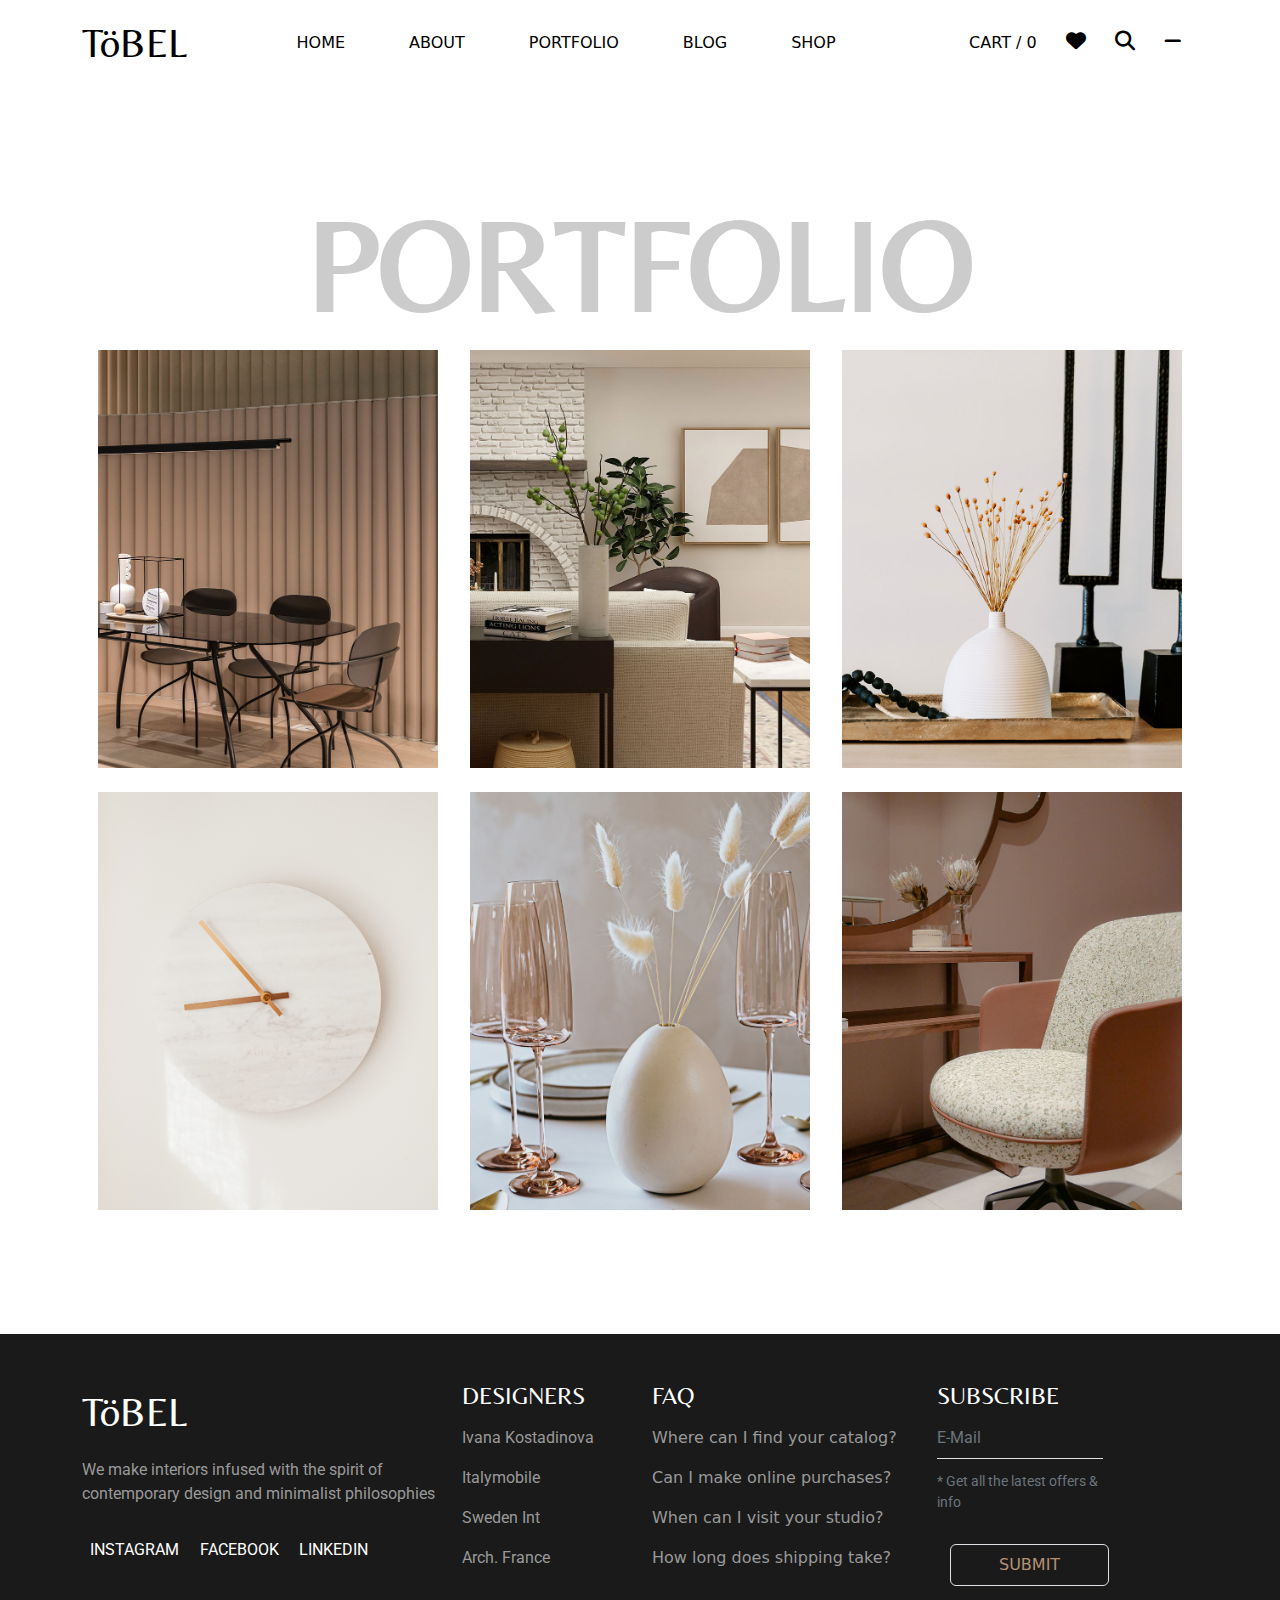
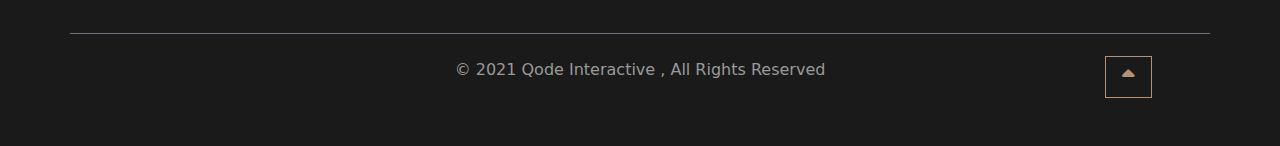
<file: portfolio.html>
<!DOCTYPE html>
<html lang="en">

<head>
    <meta charset="UTF-8">
    <meta http-equiv="X-UA-Compatible" content="IE=edge">
    <meta name="viewport" content="width=device-width, initial-scale=1.0">
    <title>portfolio</title>
    <link rel="stylesheet" href="css/fonts.css">
    <link rel="stylesheet" href="css/all.min.css">
    <link rel="stylesheet" href="css/bootstrap.min.css">
    <link rel="stylesheet" href="css/style.css">
</head>

<body>
    <header class="navbar navbar-expand-lg ">
        <div class="container">
            <a href="#" class="navbar-brand belleza font-40 text-black">
                TöBEL
            </a>
            <div class="collapse navbar-collapse">
                <ul class="navbar-nav mx-auto mb-2 mb-lg-0  ">
                    <li class="nav-item px-4"><a href="index.html" class="nav-link text-black">Home</a></li>
                    <li class="nav-item px-4"><a href="about.html" class="nav-link text-black">about</a></li>
                    <li class="nav-item px-4"><a href="portfolio.html" class="nav-link text-black">Portfolio</a></li>
                    <li class="nav-item px-4"><a href="blog.html" class="nav-link text-black">Blog</a></li>
                    <li class="nav-item px-4"><a href="shop.html" class="nav-link text-black">shop</a></li>
                </ul>
                <span class="icons navbar-text mx-3 text-gray ">
                    <span class="text-black mx-4">CART / 0</span>
                    <i class="fa-regular fa-heart text-black font-20 fw-bold"></i>
                    <i class="fa-solid fa-magnifying-glass mx-4 text-black  font-20"></i>
                    <i class="fa-solid fa-minus text-black font-20 "></i>
                </span>
            </div>
        </div>
    </header>
    <section>
        <div class="portfolio padding-100">
            <h1 class=" belleza fw-bold  text-center">PORTFOLIO</h1>
            <!-- <img src="img/About-title-img.jpg" alt=""> -->
        </div>
    </section>
    <section>
        <div class="gallary">
            <div class="container">
                <div class="d-flex ">
                    <div class="col-4 px-3 ">
                      <div class="white-box">
                        <img src="img/port-gallery-img-1.jpg" alt="">
                      </div>
                    </div>
                    <div class="col-4 px-3 portfolio-box ">
                      <div class="white-box">
                        <img src="img/port-gallery-img-2.jpg" alt="">
                      </div>
                    
                    </div>
                    <div class="col-4 px-3">
                      <div class="white-box">
                        <img src="img/port-gallery-img-3.jpg" alt="">
                      </div>
                    </div>
                </div>
                <div class="d-flex py-4">
                    <div class="col-4 px-3">
                      <div class="white-box">
                        <img src="img/port-gallery-img-4.jpg" alt="">
                      </div>
                    </div>
                    <div class="col-4 px-3 ">
                      <div class="white-box">
                        <img src="img/port-gallery-img-5.jpg" alt="">
                      </div>
                    </div>
                    <div class="col-4 px-3">
                      <div class="white-box">
                        <img src="img/port-gallery-img-6.jpg" alt="">
                      </div>
                    </div>
                </div>
            </div>
        </div>
    </section>
    <section class="padding-100">
        <footer class=" footer-color py-5">
            <div class="container">
              <div class="row border-0 border-bottom border-secondary  pb-4">
                <div class="col-xs-12 col-md-4">
                  <a href="#" class="navbar-brand belleza font-40 text-white">
                    TöBEL
                  </a>
                  <p class="text-gray py-3 p-font">We make interiors infused with the spirit of contemporary design and
                    minimalist philosophies</p>
                  <div class="social">
                    <a href="#" class="px-2 text-white p-font"> INSTAGRAM</a>
                    <a href="#" class="px-2 text-white p-font"> FACEBOOK <a>
                        <a href="#" class="px-2 text-white p-font">LINKEDIN </a>
                  </div>
                </div>
                <div class="col-xs-12 col-md-2">
                  <h3 class="text-white h4 belleza">DESIGNERS</h3>
                  <ul class="list-group list-group-flush">
                    <li class="px-0 list-group-item bg-transparent border-0">
                      <a href="#" class="text-decoration-none text-gray p-font">
                        Ivana Kostadinova
                      </a>
                    </li>
                    <li class="px-0 list-group-item bg-transparent border-0">
                      <a href="#" class="text-decoration-none text-gray p-font">
                        Italymobile
                      </a>
                    </li>
                    <li class="px-0 list-group-item bg-transparent border-0">
                      <a href="#" class="text-decoration-none text-gray p-font">
                        Sweden Int
                      </a>
                    </li>
                    <li class="px-0 list-group-item bg-transparent border-0">
                      <a href="#" class="text-decoration-none text-gray p-font">
                        Arch. France
                      </a>
                    </li>
                  </ul>
                </div>
                <div class="col-xs-12 col-md-3">
                  <h3 class="text-white belleza  h4">FAQ</h3>
                  <ul class="list-group list-group-flush">
                    <li class="px-0 list-group-item bg-transparent border-0">
                      <a href="#" class="text-decoration-none text-gray">
                        Where can I find your catalog?
                      </a>
                    </li>
                    <li class="px-0 list-group-item bg-transparent border-0">
                      <a href="#" class="text-decoration-none text-gray">
                        Can I make online purchases?
                      </a>
                    </li>
                    <li class="px-0 list-group-item bg-transparent border-0">
                      <a href="#" class="text-decoration-none text-gray">
                        When can I visit your studio?
                      </a>
                    </li>
                    <li class="px-0 list-group-item bg-transparent border-0">
                      <a href="#" class="text-decoration-none text-gray">
                        How long does shipping take?
                      </a>
                    </li>
                  </ul>
                </div>
                <div class="col-xs-12 col-md-2">
                  <h3 class="text-white belleza h4">SUBSCRIBE</h3>
                  <form action="">
                    <input type="email" class="form-control border-0 border-bottom p-font px-0 py-2  rounded-0 "
                      id="exampleInputEmail1" aria-describedby="emailHelp" placeholder="E-Mail">
                    <div id="emailHelp" class="form-text py-2 p-font">* Get all the latest offers & info</div>
                    <div class="btn">
                      <button class="bg-transparent btn my-3 py-2 px-5 border border-color"> SUBMIT</button>
                    </div>
                  </form>
                </div>
                <div class="col-xs-12 col-md-2">
                </div>
              </div>
              <div class="hstack align-items-center text-white justify-content-center">
                <p class="pt-4 text-gray">© 2021 Qode Interactive , All Rights Reserved</p>
              </div>
            </div>
            <div class="back-to-top ">
              <a href="" class="px-3 py-2">
                <i class="fa-solid fa-caret-up"></i>
              </a>
            </div>
          </footer>
    </section>
    
    
      <script src="js/bootstrap.min.js"></script>
</body>

</html>
</file>
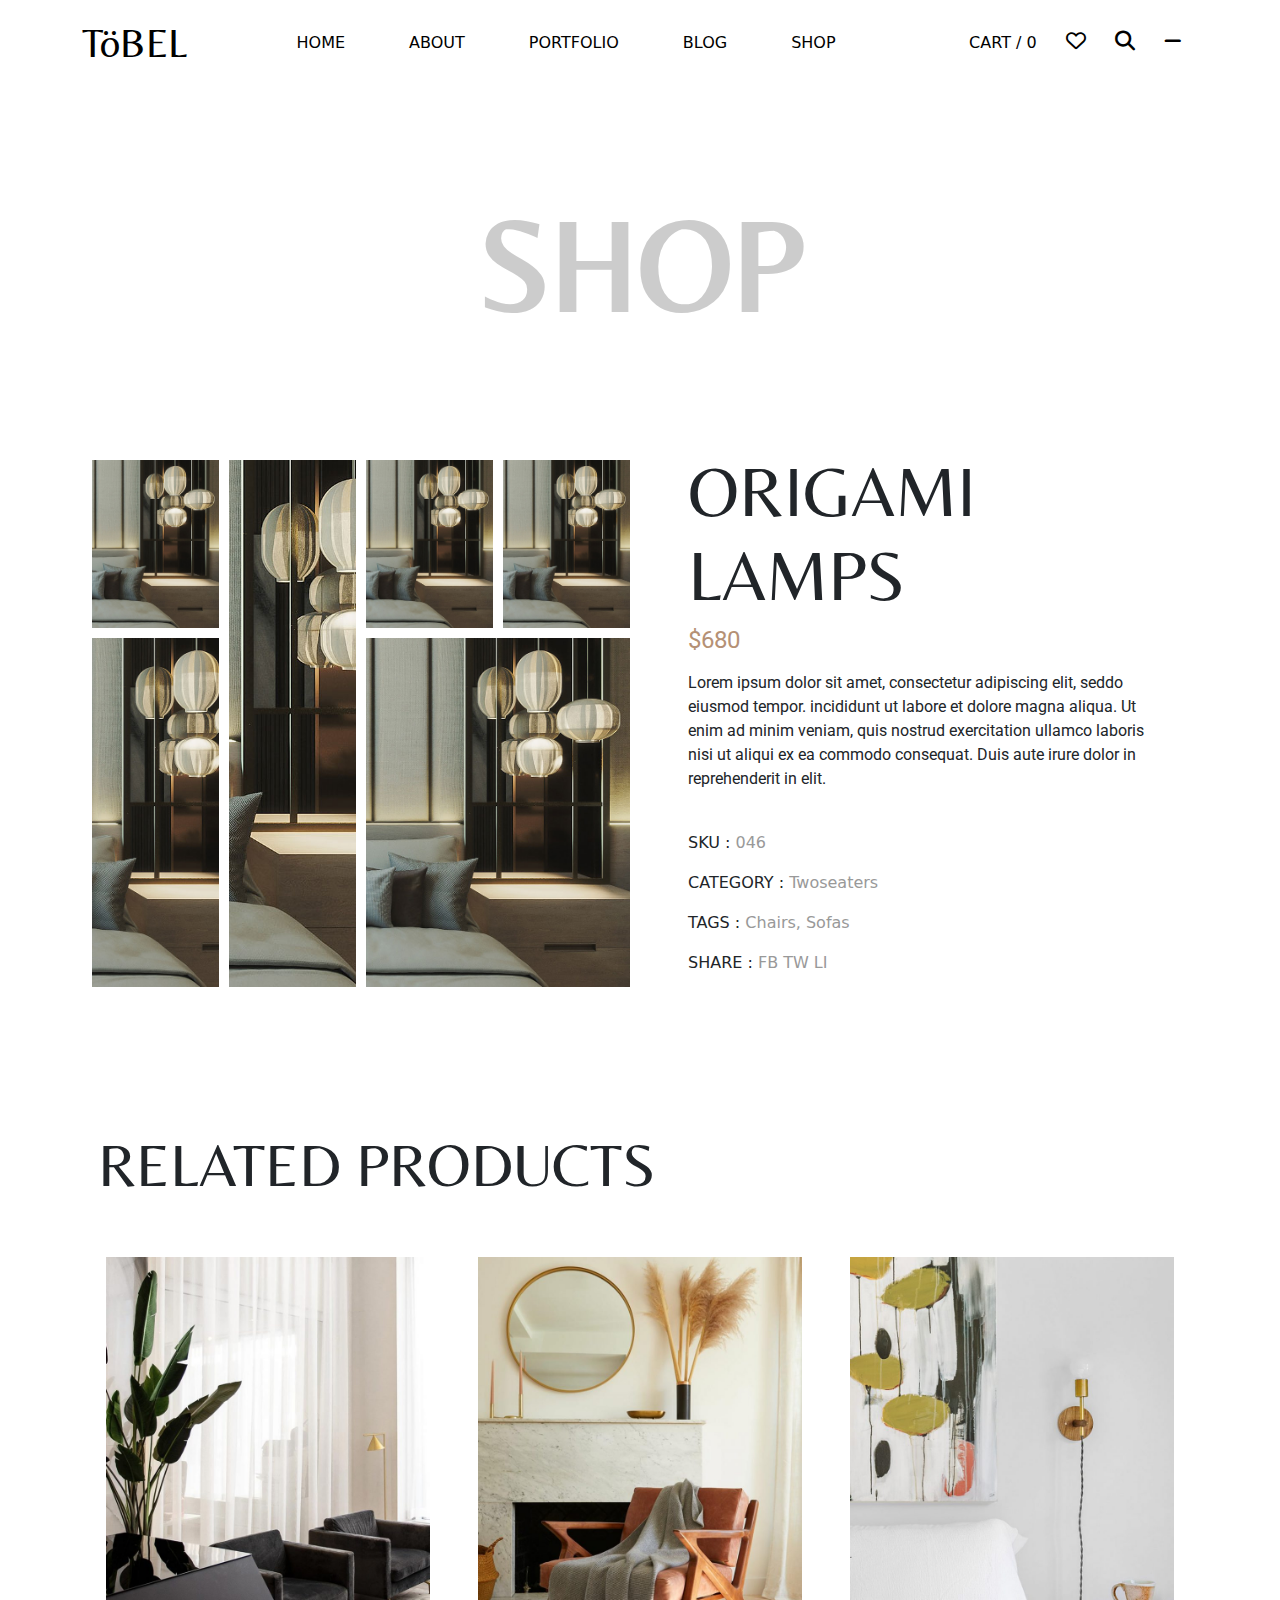
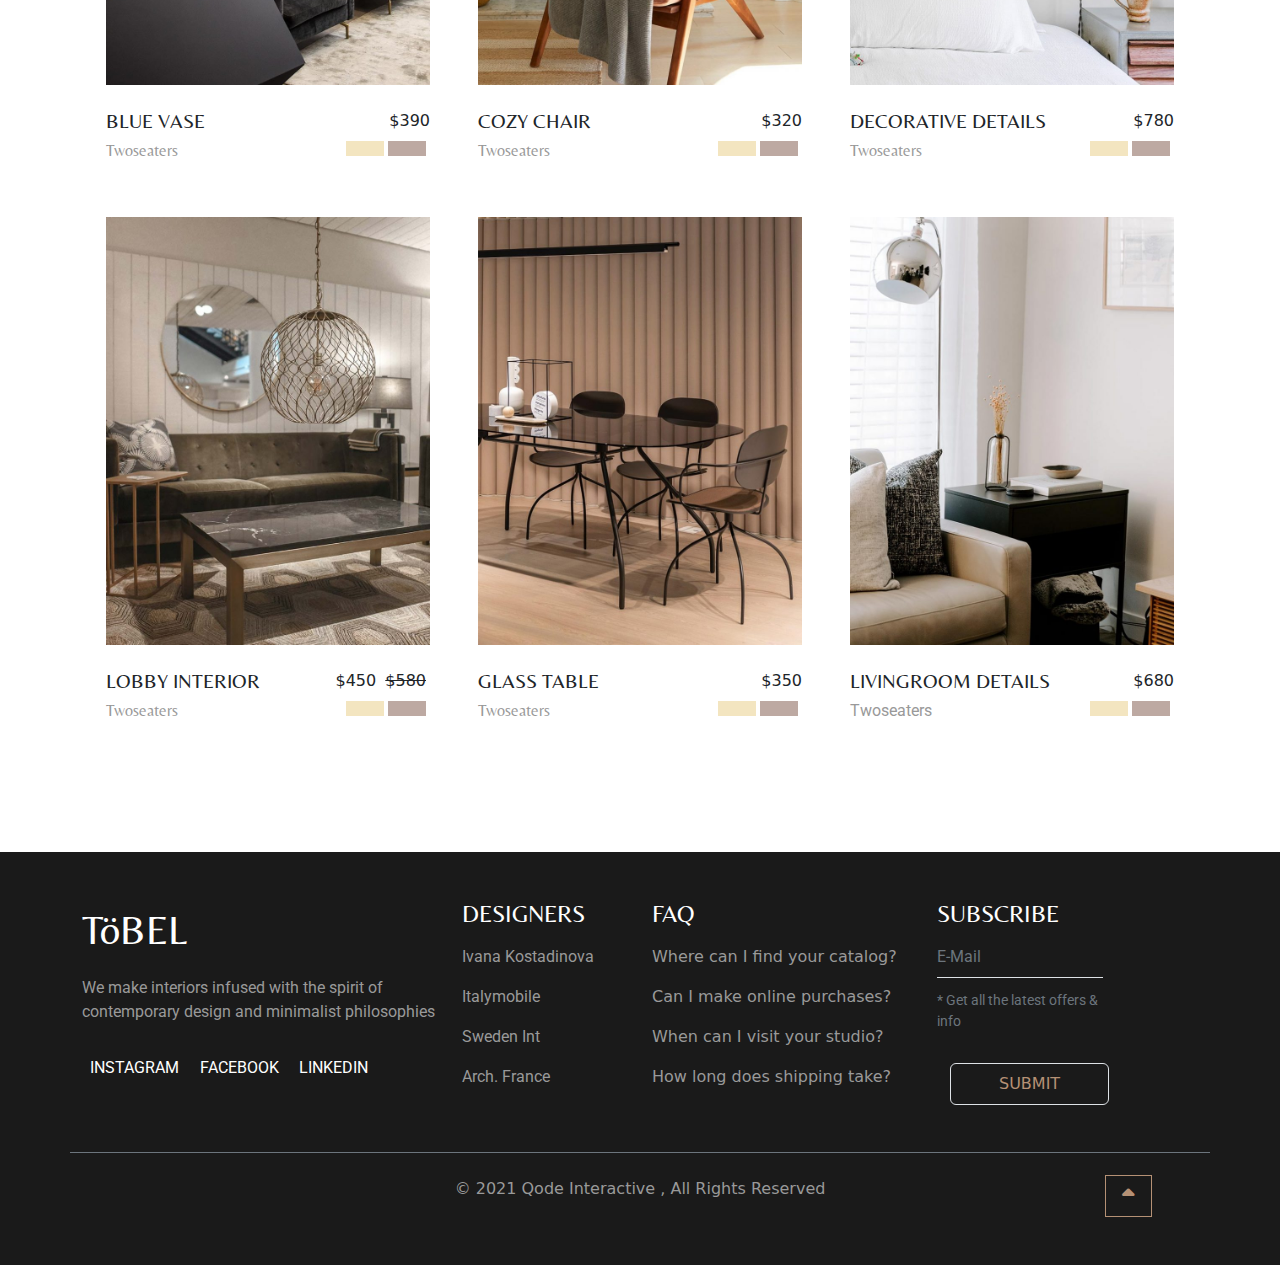
<file: shop.html>
<!DOCTYPE html>
<html lang="en">

<head>
    <meta charset="UTF-8">
    <meta http-equiv="X-UA-Compatible" content="IE=edge">
    <meta name="viewport" content="width=device-width, initial-scale=1.0">
    <title>shop</title>
    <link rel="stylesheet" href="css/fonts.css">
    <link rel="stylesheet" href="css/all.min.css">
    <link rel="stylesheet" href="css/bootstrap.min.css">
    <link rel="stylesheet" href="css/style.css">
</head>

<body>
    <header class="navbar navbar-expand-lg ">
        <div class="container">
            <a href="#" class="navbar-brand belleza font-40 text-black">
                TöBEL
            </a>
            <div class="collapse navbar-collapse">
                <ul class="navbar-nav mx-auto mb-2 mb-lg-0  ">
                    <li class="nav-item px-4"><a href="index.html" class="nav-link text-black">Home</a></li>
                    <li class="nav-item px-4"><a href="about.html" class="nav-link text-black">about</a></li>
                    <li class="nav-item px-4"><a href="portfolio.html" class="nav-link text-black">Portfolio</a></li>
                    <li class="nav-item px-4"><a href="blog.html" class="nav-link text-black">Blog</a></li>
                    <li class="nav-item px-4"><a href="shop.html" class="nav-link text-black">shop</a></li>
                </ul>
                <span class="icons navbar-text mx-3 text-gray ">
                    <span class="text-black mx-4">CART / 0</span>
                    <i class="fa-regular fa-heart text-black font-20"></i>
                    <i class="fa-solid fa-magnifying-glass mx-4 text-black font-20"></i>
                    <i class="fa-solid fa-minus text-black font-20 "></i>
                </span>
            </div>
        </div>
    </header>
    <section class="">
        <div class="about padding-100">
            <h1 class=" belleza fw-bold  text-center">SHOP</h1>
            <div class="container">
    </section>
    <section class="padding-100">
        <div class="container">
            <div class="d-flex">
                <div class="protfolio">
                    <div class="protfolio-box mr">
                        <img src="img/Product-18-gallery-img-1.jpg" alt="">
                    </div>
                    <div class="protfolio-box rh">
                        <img src="img/Product-18-gallery-img-1.jpg" alt="">
                    </div>
                    <div class="protfolio-box ad">
                        <img src="img/Product-18-gallery-img-1.jpg" alt="">
                    </div>
                    <div class="protfolio-box ak">
                        <img src="img/Product-18-gallery-img-1.jpg" alt="">
                    </div>
                    <div class="protfolio-box md">
                        <img src="img/Product-18-gallery-img-1.jpg"alt="">
                    </div>
                    <div class="protfolio-box mn">
                        <img src="img/Product-18-gallery-img-1.jpg" alt="">
                    </div>
                </div>
                <div class="col-6">
                    <h2 class="font-70 belleza px-5">ORIGAMI LAMPS</h2>
                    <span class="px-5 h4 border-color p-font">$680</span>
                    <p class="px-5 py-3 p-font">Lorem ipsum dolor sit amet, consectetur adipiscing elit, seddo eiusmod
                        tempor. incididunt ut
                        labore et dolore magna aliqua. Ut enim ad minim veniam, quis nostrud exercitation ullamco
                        laboris nisi ut aliqui ex ea commodo consequat. Duis aute irure dolor in reprehenderit in elit.
                    </p>
                    <div class="s-detail px-5 ">
                        <span class="d-block py-2">SKU : <a href="" class="text-decoration-none text-gray py-">
                                046</a></span>
                        <span class="d-block py-2">CATEGORY : <a href="" class="text-decoration-none text-gray py-">
                                Twoseaters</a></span>
                        <span class="d-block py-2">TAGS : <a href="" class="text-decoration-none text-gray py-">Chairs,
                                Sofas</a></span>
                        <span class="d-block py-2">SHARE : <a href="" class="text-decoration-none text-gray py-">FB TW
                                LI</a></span>



                    </div>
                </div>
            </div>
        </div>
    </section>
    <section class="padding-100">
        <div class="product  ">
            <div class="container">
                <div class="heading p-3 col-7">
                    <!-- <span class="auto-sinature h1 font-60 border-color">new</span> -->
                    <h2 class=" font-60 my-3 belleza">RELATED PRODUCTS</h2>
                </div>
                <div class="d-flex ">
                    <div class="col-4 p-4">
                        <div class="white-box">
                            <img src="img/1.jpg" alt="">
                        </div>
                        <div class="price-items d-flex pt-4">
                            <h5 class="belleza">BLUE VASE</h5>
                            <span class="ms-auto">$390</span>
                        </div>
                        <div class="color d-flex">
                            <h6 class="belleza text-gray">Twoseaters</h6>
                            <span class="ms-auto" style="background: rgb(243, 229, 192);width: 38px;height: 15px;"></span>
                            <span class="mx-1" style="background: rgb(189, 169, 162);width: 38px;height: 15px;"></span>
                        </div>

                    </div>
                    <div class="col-4 p-4">
                        <div class="white-box">
                        <img src="img/2.jpg" alt="">
                    </div>
                        <div class="price-items d-flex pt-4">
                            <h5 class="belleza">COZY CHAIR</h5>
                            <span class="ms-auto">$320</span>
                        </div>
                        <div class="color d-flex">
                            <h6 class="belleza text-gray">Twoseaters</h6>
                            <span class="ms-auto" style="background: rgb(243, 229, 192);width: 38px;height: 15px;"></span>
                            <span class="mx-1" style="background: rgb(189, 169, 162);width: 38px;height: 15px;"></span>
                        </div>
                    </div>
                    <div class="col-4 p-4">
                        <div class="white-box">
                        <img src="img/3.jpg" alt="">
                    </div>
                        <div class="price-items d-flex pt-4">
                            <h5 class="belleza">DECORATIVE DETAILS</h5>
                            <span class="ms-auto">$780</span>
                        </div>
                        <div class="color d-flex">
                            <h6 class="belleza text-gray">Twoseaters</h6>
                            <span class="ms-auto" style="background: rgb(243, 229, 192);width: 38px;height: 15px;"></span>
                            <span class="mx-1" style="background: rgb(189, 169, 162);width: 38px;height: 15px;"></span>
                        </div>
                    </div>
                </div>
                <div class="d-flex">
                    <div class="col-4 p-4">
                        <div class="white-box">
                        <img src="img/loby intrior.jpg" alt="">
                    </div>
                        <div class="price-items d-flex pt-4">
                            <h5 class="belleza">LOBBY INTERIOR</h5>
                            <span class="ms-auto">$450 <del class="px-1">$580</del></span>
                        </div>
                        <div class="color d-flex">
                            <h6 class="belleza text-gray">Twoseaters</h6>
                            <span class="ms-auto" style="background: rgb(243, 229, 192);width: 38px;height: 15px;"></span>
                            <span class="mx-1" style="background: rgb(189, 169, 162);width: 38px;height: 15px;"></span>
                        </div>
                    </div>
                    <div class="col-4 p-4">
                        <div class="white-box">
                        <img src="img/Product-feat-img-2-768x1016.jpg" alt="">
                    </div>
                        <div class="price-items d-flex pt-4">
                            <h5 class="belleza">GLASS TABLE</h5>
                            <span class="ms-auto">$350</span>
                        </div>
                        <div class="color d-flex">
                            <h6 class="belleza text-gray">Twoseaters</h6>
                            <span class="ms-auto" style="background: rgb(243, 229, 192);width: 38px;height: 15px;"></span>
                            <span class="mx-1" style="background: rgb(189, 169, 162);width: 38px;height: 15px;"></span>
                        </div>
                    </div>
                    <div class="col-4 p-4">
                        <div class="white-box">
                        <img src="img/5.jpg" alt="">
                    </div>
                        <div class="price-items d-flex pt-4">
                            <h5 class="belleza">LIVINGROOM DETAILS</h5>
                            <span class="ms-auto">$680</span>
                        </div>
                        <div class="color d-flex">
                            <h6 class="p-font text-gray">Twoseaters</h6>
                            <span class="ms-auto" style="background: rgb(243, 229, 192);width: 38px;height: 15px;"></span>
                            <span class="mx-1" style="background: rgb(189, 169, 162);width: 38px;height: 15px;"></span>
                        </div>
                    </div>
                </div>
            </div>
        </div>
    </section>
    <section class="padding-100">
        <footer class=" footer-color py-5">
            <div class="container">
                <div class="row border-0 border-bottom border-secondary  pb-4">
                    <div class="col-xs-12 col-md-4">
                        <a href="#" class="navbar-brand belleza font-40 text-white">
                            TöBEL
                        </a>
                        <p class="text-gray py-3 p-font">We make interiors infused with the spirit of contemporary
                            design and
                            minimalist philosophies</p>
                        <div class="social">
                            <a href="#" class="px-2 text-white p-font"> INSTAGRAM</a>
                            <a href="#" class="px-2 text-white p-font"> FACEBOOK <a>
                                    <a href="#" class="px-2 text-white p-font">LINKEDIN </a>
                        </div>
                    </div>
                    <div class="col-xs-12 col-md-2">
                        <h3 class="text-white h4 belleza">DESIGNERS</h3>
                        <ul class="list-group list-group-flush">
                            <li class="px-0 list-group-item bg-transparent border-0">
                                <a href="#" class="text-decoration-none text-gray p-font">
                                    Ivana Kostadinova
                                </a>
                            </li>
                            <li class="px-0 list-group-item bg-transparent border-0">
                                <a href="#" class="text-decoration-none text-gray p-font">
                                    Italymobile
                                </a>
                            </li>
                            <li class="px-0 list-group-item bg-transparent border-0">
                                <a href="#" class="text-decoration-none text-gray p-font">
                                    Sweden Int
                                </a>
                            </li>
                            <li class="px-0 list-group-item bg-transparent border-0">
                                <a href="#" class="text-decoration-none text-gray p-font">
                                    Arch. France
                                </a>
                            </li>
                        </ul>
                    </div>
                    <div class="col-xs-12 col-md-3">
                        <h3 class="text-white belleza  h4">FAQ</h3>
                        <ul class="list-group list-group-flush">
                            <li class="px-0 list-group-item bg-transparent border-0">
                                <a href="#" class="text-decoration-none text-gray">
                                    Where can I find your catalog?
                                </a>
                            </li>
                            <li class="px-0 list-group-item bg-transparent border-0">
                                <a href="#" class="text-decoration-none text-gray">
                                    Can I make online purchases?
                                </a>
                            </li>
                            <li class="px-0 list-group-item bg-transparent border-0">
                                <a href="#" class="text-decoration-none text-gray">
                                    When can I visit your studio?
                                </a>
                            </li>
                            <li class="px-0 list-group-item bg-transparent border-0">
                                <a href="#" class="text-decoration-none text-gray">
                                    How long does shipping take?
                                </a>
                            </li>
                        </ul>
                    </div>
                    <div class="col-xs-12 col-md-2">
                        <h3 class="text-white belleza h4">SUBSCRIBE</h3>
                        <form action="">
                            <input type="email" class="form-control border-0 border-bottom p-font px-0 py-2  rounded-0 "
                                id="exampleInputEmail1" aria-describedby="emailHelp" placeholder="E-Mail">
                            <div id="emailHelp" class="form-text py-2 p-font">* Get all the latest offers & info</div>
                            <div class="btn">
                                <button class="bg-transparent btn my-3 py-2 px-5 border border-color"> SUBMIT</button>
                              </div>
                        </form>
                    </div>
                    <div class="col-xs-12 col-md-2">
                    </div>
                </div>
                <div class="hstack align-items-center text-white justify-content-center">
                    <p class="pt-4 text-gray">© 2021 Qode Interactive , All Rights Reserved</p>
                </div>
            </div>
            <div class="back-to-top ">
                <a href="" class="px-3 py-2">
                    <i class="fa-solid fa-caret-up"></i>
                </a>
            </div>
        </footer>
    </section>



    <script src="js/bootstrap.min.js"></script>
</body>

</html>
</file>
<file: css/fonts.css>
@font-face {
    font-family: 'a Auto Signature';
    src: url('../fonts/aAutoSignature.woff2') format('woff2'),
        url('../fonts/aAutoSignature.woff') format('woff');
    font-weight: normal;
    font-style: normal;
    font-display: swap;
}

@font-face {
    font-family: 'a Auto Signature';
    src: url('../fonts/aAutoSignature.woff2') format('woff2'),
        url('../fonts/aAutoSignature.woff') format('woff');
    font-weight: normal;
    font-style: normal;
    font-display: swap;
}
</file>
<file: css/style.css>
@import url("https://fonts.googleapis.com/css2?family=Belleza&family=Dancing+Script&family=Noto+Serif:ital,wght@0,400;0,700;1,400;1,700&family=Open+Sans:ital,wght@0,300;0,400;0,500;0,600;0,700;1,300;1,400;1,500;1,600;1,700&family=Poppins:ital,wght@0,100;0,200;0,300;0,400;0,500;0,600;0,700;0,800;0,900;1,100;1,200;1,300;1,400;1,500;1,600;1,700;1,800;1,900&family=Roboto:ital,wght@0,100;0,300;1,100&display=swap");
@import url("https://fonts.googleapis.com/css2?family=Belleza&family=Dancing+Script&family=Noto+Serif:ital,wght@0,400;0,700;1,400;1,700&family=Open+Sans:ital,wght@0,300;0,400;0,500;0,600;0,700;1,300;1,400;1,500;1,600;1,700&family=Poppins:ital,wght@0,100;0,200;0,300;0,400;0,500;0,600;0,700;0,800;0,900;1,100;1,200;1,300;1,400;1,500;1,600;1,700;1,800;1,900&family=Roboto:ital,wght@0,100;0,300;0,400;0,500;0,700;0,900;1,100;1,300;1,400;1,500&display=swap");
.belleza {
  font-family: "Belleza", sans-serif;
}

.singnature-color {
  color: #d7cbb7;
}

.footer-color {
  background-color: #1a1a1a;
}

.text-gray {
  color: #999;
}

.border-color {
  color: #b59175;
}

.auto-sinature {
  font-family: "a Auto Signature";
}

.text-dark-gray {
  color: #595959;
}

.p-font {
  font-family: "Roboto", sans-serif;
  font-weight: normal;
}

.font-20 {
  font-size: 20px;
}

.font-40 {
  font-size: 40px;
}

.font-60 {
  font-size: 60px;
}

.font-90 {
  font-size: 90px;
}

.font-70 {
  font-size: 70px;
}

.padding-100 {
  padding-top: 100px;
}

img {
  width: 100%;
}

span i {
  font-size: 30px;
}

.banner-bg {
  width: 100%;
  height: 100vh;
  background-image: url(../img/home-2-rev-s-4.jpg);
  background-size: cover;
  background-position: center;
  background-attachment: fixed;
}
.banner-bg .overlay {
  background-color: rgba(0, 0, 0, 0.455);
  width: 100%;
  height: 100vh;
}

.overlay {
  background-color: rgba(0, 0, 0, 0.455);
  width: 100%;
  height: 100vh;
}

header ul li {
  transition: all 0.5s;
  position: relative;
}
header ul li:hover a::after {
  width: 40px;
  height: 2px;
}
header ul li a {
  text-transform: uppercase;
}
header ul li a::after {
  position: absolute;
  content: "";
  width: 0px;
  height: 0px;
  background-color: #ffffff;
  top: 50%;
  bottom: 0%;
  left: 50%;
  right: 0;
  transition: all 0.5s;
}

.btn {
  position: relative;
}
.btn:hover::after {
  width: 100%;
}
.btn button::after {
  position: absolute;
  content: "";
  width: 0px;
  height: 100%;
  background-color: rgba(255, 255, 255, 0.5215686275);
  left: 0;
  top: 0;
  transition: all 0.5s;
}

.color-2 img {
  width: 100%;
}

.sale {
  width: 50%;
  height: 600px;
  background-image: url(../img/home-2-ban-1.jpg);
  background-size: cover;
}

.now {
  width: 50%;
  height: 600px;
  background-image: url(../img/home-2-ban-2.jpg);
  background-size: cover;
}

.price-items h4 {
  transition: all 0.5s;
}
.price-items h4:hover {
  color: #d7cbb7;
}

.made-with-love {
  width: 100%;
  height: 100vh;
  background-image: url(../img/home-2-parallax-1.jpg);
  background-position: center;
  background-attachment: fixed;
}
.made-with-love .heading {
  padding: 150px;
}

.progress {
  background-color: transparent;
}
.progress .progress-bar {
  background-color: #000000;
}

footer {
  background-color: #1a1a1a;
}
footer ul li a:hover {
  color: #b59175;
}
footer .social a {
  text-decoration: none;
}
footer .form-control {
  background-color: transparent;
}
footer button {
  border-color: #b59175;
}
footer .back-to-top {
  position: relative;
}
footer .back-to-top a {
  position: absolute;
  right: 10%;
  bottom: 25%;
  border: 1px solid #b59175;
}
footer .back-to-top a i {
  color: #b59175;
  font-size: 20px;
}

.white-box {
  position: relative;
}
.white-box:hover::after {
  width: 100%;
  height: 100%;
}
.white-box::after {
  position: absolute;
  content: "";
  width: 0px;
  height: 0px;
  margin: auto;
  top: 0;
  bottom: 0;
  left: 0;
  right: 0;
  background-color: rgba(255, 255, 255, 0.7176470588);
  transition: all 0.5s;
}

.about h1,
.portfolio h1 {
  color: rgba(153, 153, 153, 0.5019607843);
  font-size: 130px;
}

.ACHIEVEMENTS .awards,
.ACHIEVEMENTS .Recognitions {
  margin-top: 86px;
}

.client img {
  width: 90%;
}

.form-control:focus {
  box-shadow: none;
}

textarea:focus-visible {
  outline: none;
}

.content-box h6,
.content-box span,
.content-box a {
  transition: all 0.5s;
}
.content-box h6:hover,
.content-box span:hover,
.content-box a:hover {
  color: #b59175;
}

.protfolio {
  grid-template-rows: auto auto;
  grid-template-columns: auto auto auto auto;
  display: grid;
  gap: 10px;
  padding: 10px;
}

.mr {
  grid-row: 1/2;
  grid-column: 1/2;
}

.rh {
  grid-row: 1/3;
}

.mn {
  grid-column: 3/5;
}

.protfolio img {
  width: 100%;
  height: 100%;
  -o-object-fit: cover;
     object-fit: cover;
}

.product .price-items h5 {
  transition: all 0.5s;
}
.product .price-items h5:hover {
  color: #b59175;
}/*# sourceMappingURL=style.css.map */
</file>
